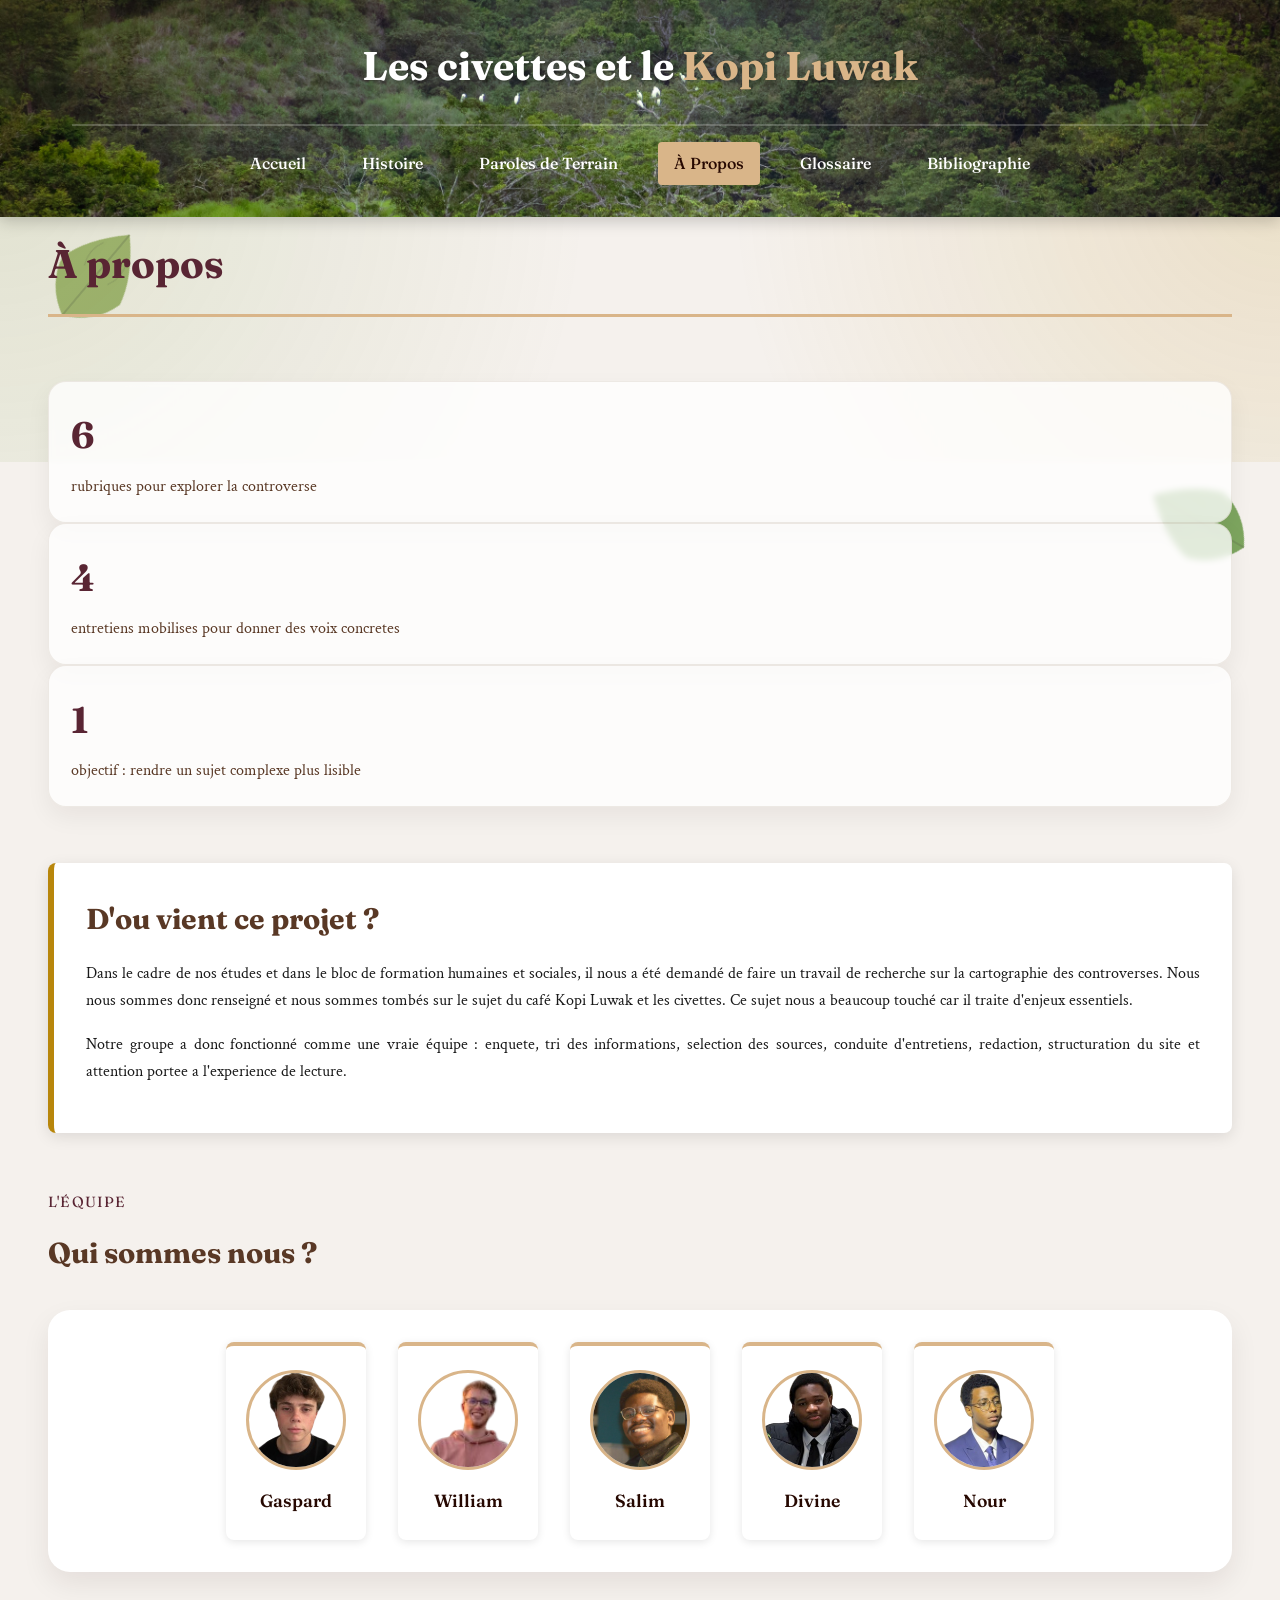
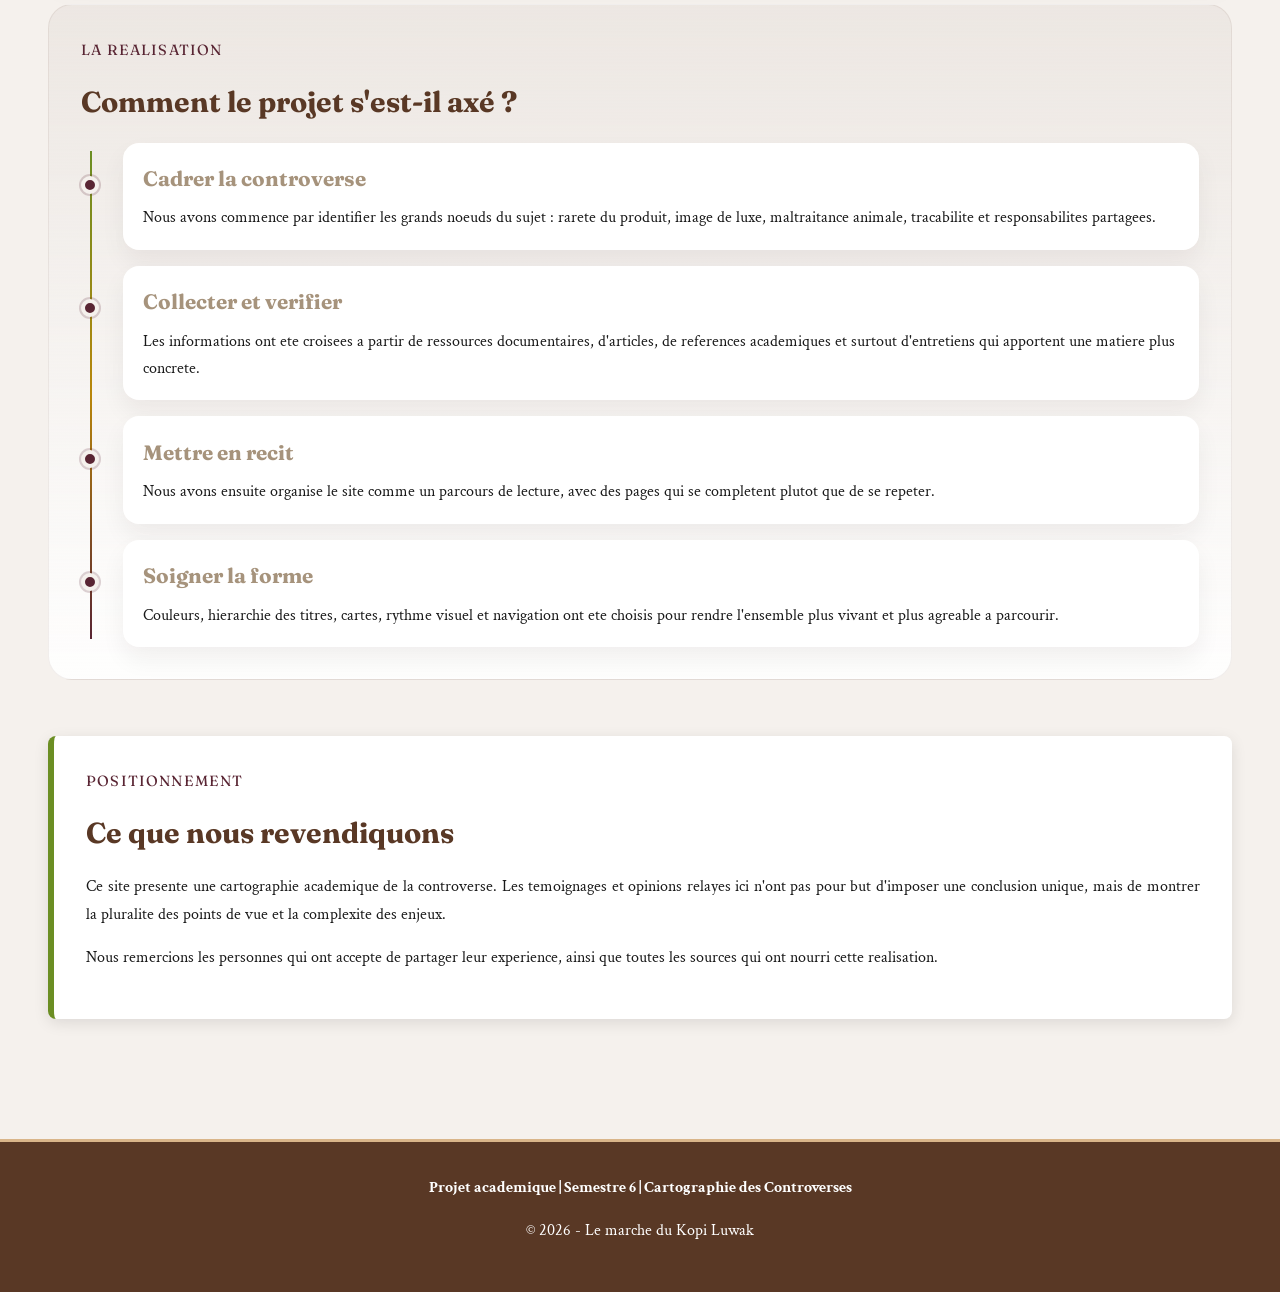
<file: src/apropos.html>
<!DOCTYPE html>
<html lang="fr">
<head>
    <meta charset="UTF-8">
    <meta name="viewport" content="width=device-width, initial-scale=1.0">
    <title>&Agrave; Propos - Kopi Luwak</title>
    <link rel="icon" type="image/png" href="/img/favicon.png">
    <link href="https://fonts.googleapis.com/css2?family=Fraunces:wght@400;600;700&family=Crimson+Text:wght@400;600&display=swap" rel="stylesheet">
    <link rel="stylesheet" href="style.css">
    <link rel="stylesheet" href="apropos.css">
    <script src="script.js" defer></script>
</head>
<body>
    <header>
        <div class="header-container">
            <div class="logo-section">
                <div class="logo">Les civettes et le<span> Kopi Luwak</span></div>
            </div>
            <nav>
                <a href="../index.html" class="nav-link">Accueil</a>
                <a href="histoire.html" class="nav-link">Histoire</a>
                <a href="paroles.html" class="nav-link">Paroles de Terrain</a>
                <a href="apropos.html" class="nav-link active">&Agrave; Propos</a>
                <a href="glossaire.html" class="nav-link">Glossaire</a>
                <a href="bibliographie.html" class="nav-link">Bibliographie</a>
            </nav>
        </div>
    </header>

    <div class="leaf-decoration leaf-left"></div>
    <div class="leaf-decoration leaf-right"></div>

    <div class="container about-page">

        <h1>À propos</h1>
        <section class="about-stats">
            <article class="about-stat">
                <strong>6</strong>
                <span>rubriques pour explorer la controverse</span>
            </article>
            <article class="about-stat">
                <strong>4</strong>
                <span>entretiens mobilises pour donner des voix concretes</span>
            </article>
            <article class="about-stat">
                <strong>1</strong>
                <span>objectif : rendre un sujet complexe plus lisible</span>
            </article>
        </section>

        <section class="card about-story">
            <div class="section-heading">
                <h2>D'ou vient ce projet ?</h2>
            </div>
            <p>
                Dans le cadre de nos études et dans le bloc de formation humaines et sociales, il nous a été demandé de faire un travail de recherche sur la cartographie des controverses.
                Nous nous sommes donc renseigné et nous sommes tombés sur le sujet du café Kopi Luwak et les civettes. Ce sujet nous a beaucoup touché car il traite d'enjeux essentiels.
            </p>
            <p>
                Notre groupe a donc fonctionné comme une vraie équipe : enquete, tri des informations, selection des
                sources, conduite d'entretiens, redaction, structuration du site et attention portee a l'experience de lecture.
            </p>
        </section>

        <section class="about-team">
            <div class="section-heading">
                <span class="section-tag">L'équipe</span>
                <h2>Qui sommes nous ?</h2>
            </div>
            
            <div class="team-grid">
                <figure class="team-member">
                    <img src="img/gaspard.png" alt="Gaspard">
                    <figcaption>Gaspard</figcaption>
                </figure>

                <figure class="team-member">
                    <img src="img/william.png" alt="William">
                    <figcaption>William</figcaption>
                </figure>

                <figure class="team-member">
                    <img src="img/salim.png" alt="Salim">
                    <figcaption>Salim</figcaption>
                </figure>

                <figure class="team-member">
                    <img src="img/divine.png" alt="Divine">
                    <figcaption>Divine</figcaption>
                </figure>

                <figure class="team-member">
                    <img src="img/nour.png" alt="Nour">
                    <figcaption>Nour</figcaption>
                </figure>
            </div>
        </section>

        <section class="about-process">
            <div class="section-heading">
                <span class="section-tag">La realisation</span>
                <h2>Comment le projet s'est-il axé ?</h2>
            </div>

            <div class="about-timeline">
                <article class="timeline-step">
                    <div class="timeline-dot"></div>
                    <div class="timeline-content">
                        <h3>Cadrer la controverse</h3>
                        <p>
                            Nous avons commence par identifier les grands noeuds du sujet : rarete du produit, image de luxe,
                            maltraitance animale, tracabilite et responsabilites partagees.
                        </p>
                    </div>
                </article>

                <article class="timeline-step">
                    <div class="timeline-dot"></div>
                    <div class="timeline-content">
                        <h3>Collecter et verifier</h3>
                        <p>
                            Les informations ont ete croisees a partir de ressources documentaires, d'articles, de references
                            academiques et surtout d'entretiens qui apportent une matiere plus concrete.
                        </p>
                    </div>
                </article>

                <article class="timeline-step">
                    <div class="timeline-dot"></div>
                    <div class="timeline-content">
                        <h3>Mettre en recit</h3>
                        <p>
                            Nous avons ensuite organise le site comme un parcours de lecture, avec des pages qui se completent
                            plutot que de se repeter.
                        </p>
                    </div>
                </article>

                <article class="timeline-step">
                    <div class="timeline-dot"></div>
                    <div class="timeline-content">
                        <h3>Soigner la forme</h3>
                        <p>
                            Couleurs, hierarchie des titres, cartes, rythme visuel et navigation ont ete choisis pour rendre
                            l'ensemble plus vivant et plus agreable a parcourir.
                        </p>
                    </div>
                </article>
            </div>
        </section>

        <section class="about-closing">
            <div class="card closing-card">
                <div class="section-heading">
                    <span class="section-tag">Positionnement</span>
                    <h2>Ce que nous revendiquons</h2>
                </div>
                <p>
                    Ce site presente une cartographie academique de la controverse. Les temoignages et opinions relayes ici
                    n'ont pas pour but d'imposer une conclusion unique, mais de montrer la pluralite des points de vue et
                    la complexite des enjeux.
                </p>
                <p>
                    Nous remercions les personnes qui ont accepte de partager leur experience, ainsi que toutes les sources
                    qui ont nourri cette realisation.
                </p>
            </div>
        </section>
    </div>

    <footer>
        <p><strong>Projet academique | Semestre 6 | Cartographie des Controverses</strong></p>
        <p>&copy; 2026 - Le marche du Kopi Luwak</p>
    </footer>
</body>
</html>
</file>
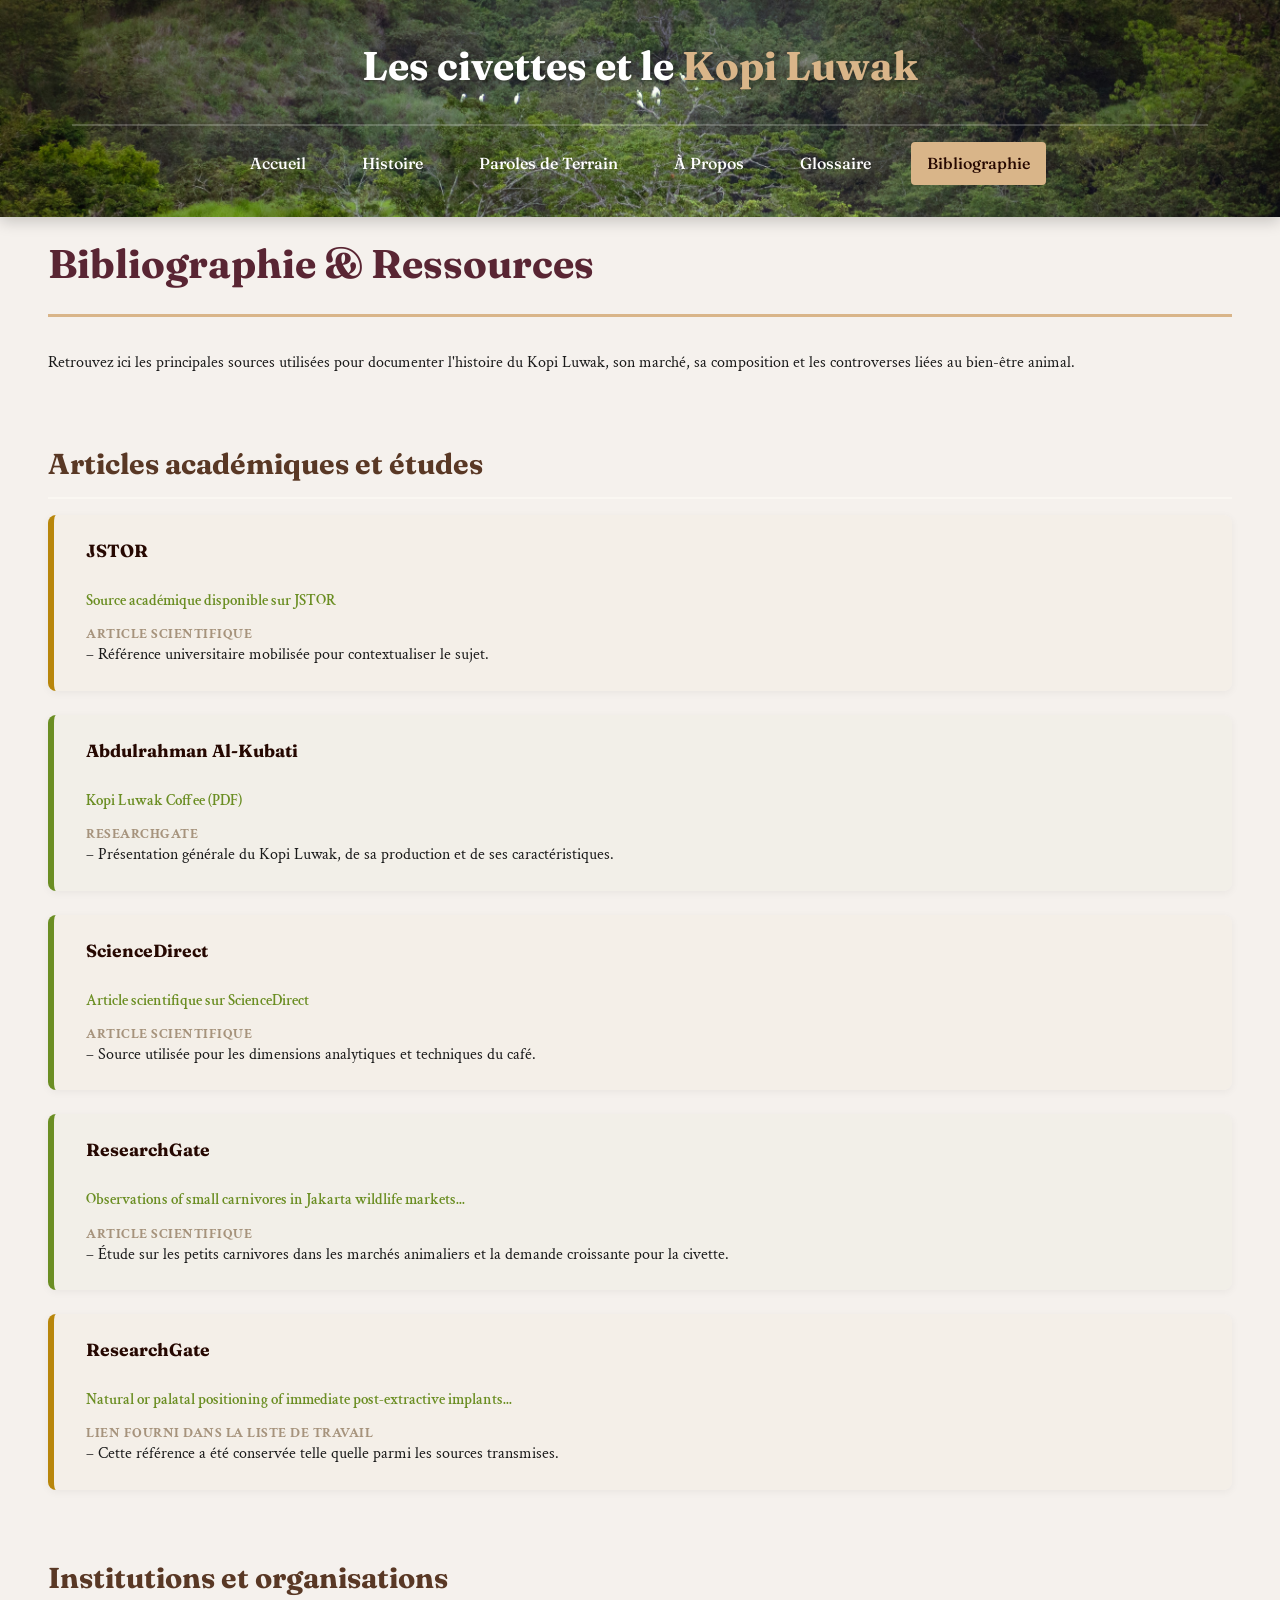
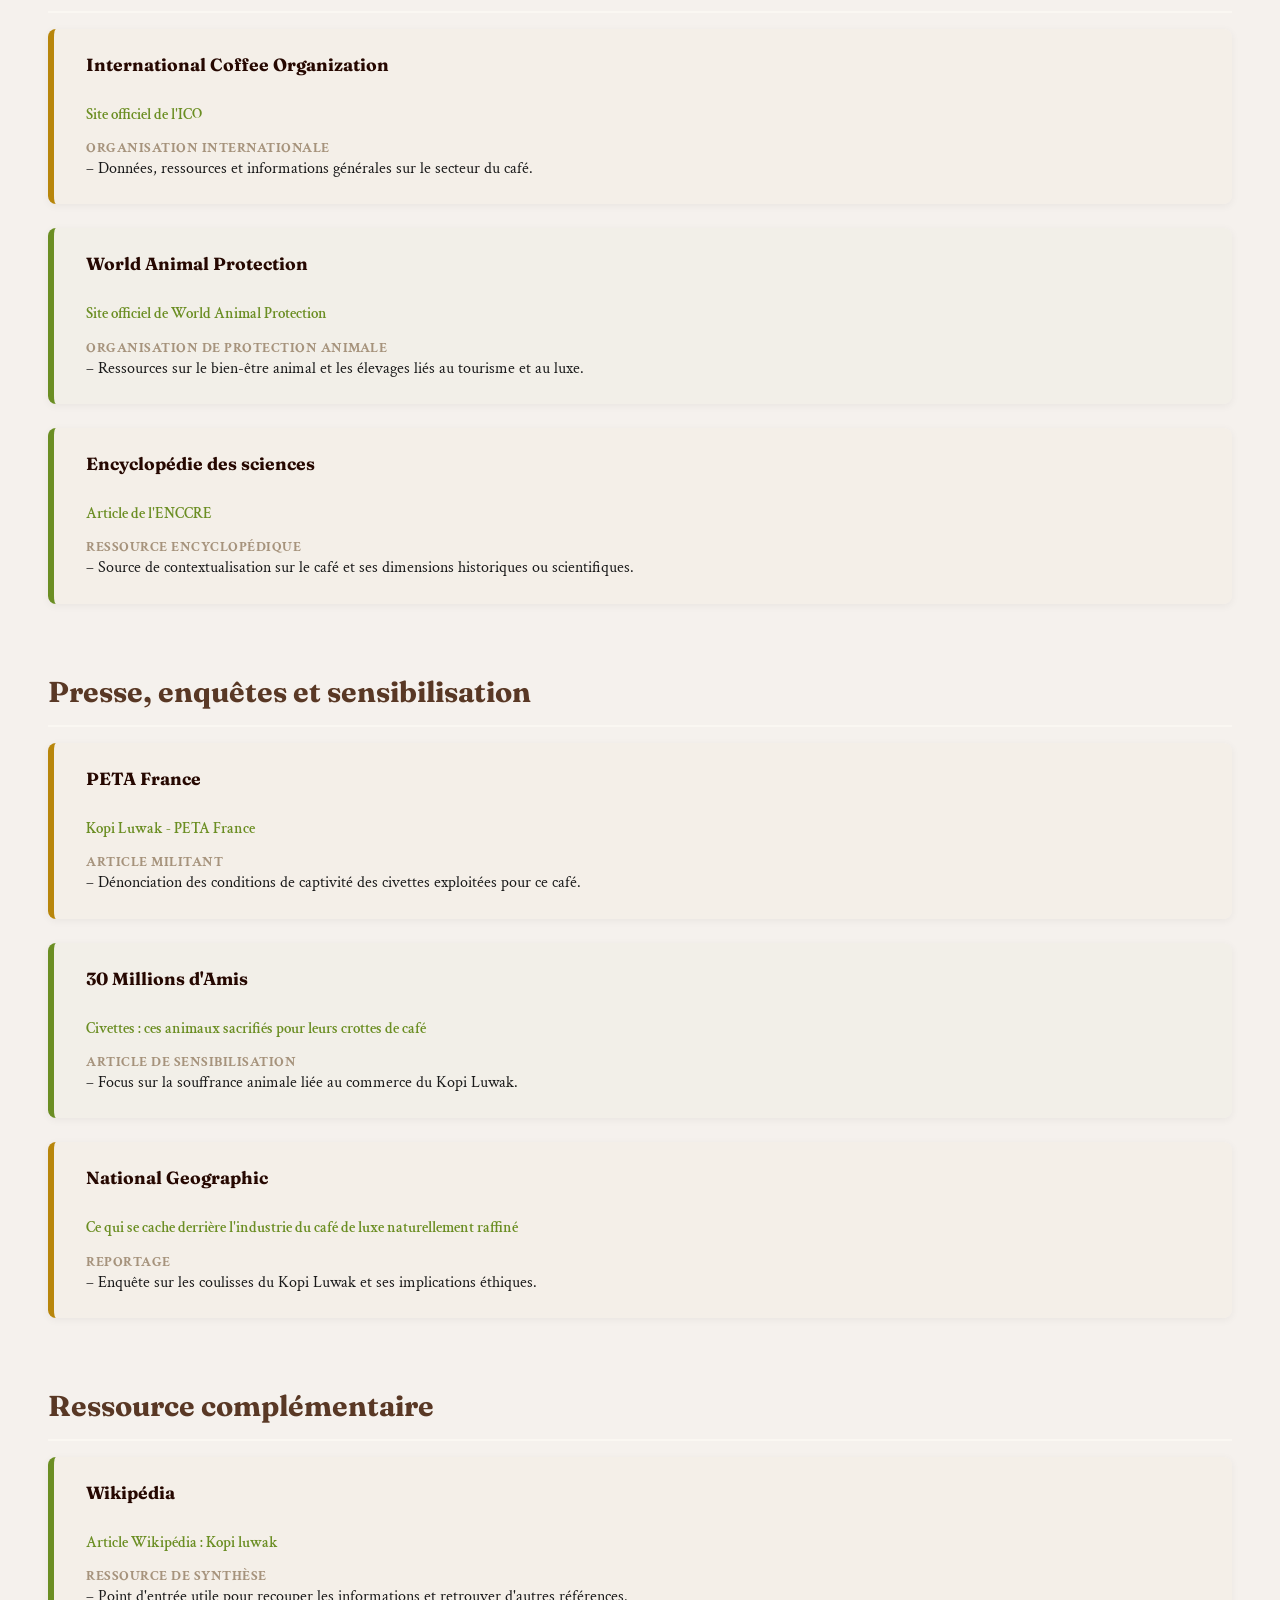
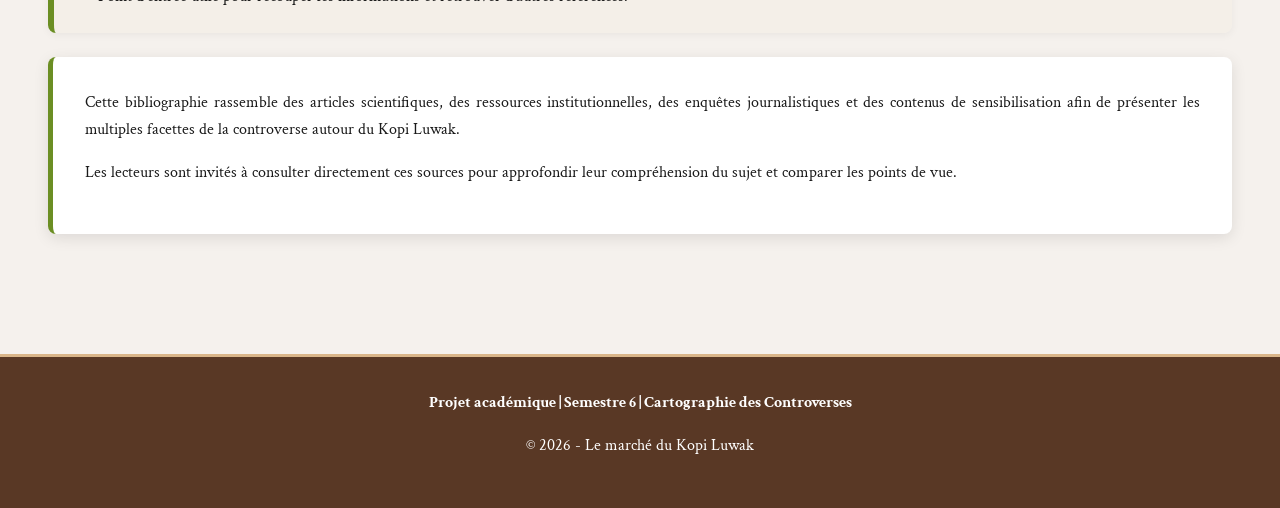
<file: src/bibliographie.html>
<!DOCTYPE html>
<html lang="fr">

<head>
    <meta charset="UTF-8">
    <meta name="viewport" content="width=device-width, initial-scale=1.0">
    <title>Bibliographie - Kopi Luwak</title>

    <link rel="icon" type="image/png" href="/img/favicon.png">
    <link href="https://fonts.googleapis.com/css2?family=Fraunces:wght@400;600;700&family=Crimson+Text:wght@400;600&display=swap" rel="stylesheet">
    <link rel="stylesheet" href="style.css">
    <link rel="stylesheet" href="bibliographie.css">
    <script src="script.js" defer></script>
</head>

<body>
    <header>
        <div class="header-container">
            <div class="logo-section">
                <div class="logo">Les civettes et le<span> Kopi Luwak</span></div>
            </div>
            <nav>
                <a href="../index.html" class="nav-link">Accueil</a>
                <a href="histoire.html" class="nav-link">Histoire</a>
                <a href="paroles.html" class="nav-link">Paroles de Terrain</a>
                <a href="apropos.html" class="nav-link">À Propos</a>
                <a href="glossaire.html" class="nav-link">Glossaire</a>
                <a href="bibliographie.html" class="nav-link active">Bibliographie</a>
            </nav>
        </div>
    </header>

    <div class="container">
        <h1>Bibliographie & Ressources</h1>
        <p>Retrouvez ici les principales sources utilisées pour documenter l'histoire du Kopi Luwak, son marché, sa composition et les controverses liées au bien-être animal.</p>

        <h2>Articles académiques et études</h2>

        <div class="bibliography-item">
            <strong>JSTOR</strong><br>
            <a href="https://www.jstor.org/stable/1879431" target="_blank" rel="noopener noreferrer">Source académique disponible sur JSTOR</a><br>
            <em>Article scientifique</em> – Référence universitaire mobilisée pour contextualiser le sujet.
        </div>

        <div class="bibliography-item">
            <strong>Abdulrahman Al-Kubati</strong><br>
            <a href="https://www.researchgate.net/profile/Abdulrahman-Al-Kubati/publication/366697821_Kopi_Luwak_Coffee/links/63af1842c3c99660ebb73d79/Kopi-Luwak-Coffee.pdf" target="_blank" rel="noopener noreferrer">Kopi Luwak Coffee (PDF)</a><br>
            <em>ResearchGate</em> – Présentation générale du Kopi Luwak, de sa production et de ses caractéristiques.
        </div>

        <div class="bibliography-item">
            <strong>ScienceDirect</strong><br>
            <a href="https://www.sciencedirect.com/science/article/pii/S0963996904001309?via%3Dihub" target="_blank" rel="noopener noreferrer">Article scientifique sur ScienceDirect</a><br>
            <em>Article scientifique</em> – Source utilisée pour les dimensions analytiques et techniques du café.
        </div>

        <div class="bibliography-item">
            <strong>ResearchGate</strong><br>
            <a href="https://www.researchgate.net/publication/[base64]" target="_blank" rel="noopener noreferrer">Observations of small carnivores in Jakarta wildlife markets...</a><br>
            <em>Article scientifique</em> – Étude sur les petits carnivores dans les marchés animaliers et la demande croissante pour la civette.
        </div>

        <div class="bibliography-item">
            <strong>ResearchGate</strong><br>
            <a href="https://www.researchgate.net/publication/333145952_Natural_or_palatal_positioning_of_immediate_post-extractive_implants_in_the_aesthetic_zone_Three-year_results_of_a_multicentre_randomised_controlled_trial" target="_blank" rel="noopener noreferrer">Natural or palatal positioning of immediate post-extractive implants...</a><br>
            <em>Lien fourni dans la liste de travail</em> – Cette référence a été conservée telle quelle parmi les sources transmises.
        </div>

        <h2>Institutions et organisations</h2>

        <div class="bibliography-item">
            <strong>International Coffee Organization</strong><br>
            <a href="https://ico.org/" target="_blank" rel="noopener noreferrer">Site officiel de l'ICO</a><br>
            <em>Organisation internationale</em> – Données, ressources et informations générales sur le secteur du café.
        </div>

        <div class="bibliography-item">
            <strong>World Animal Protection</strong><br>
            <a href="https://www.worldanimalprotection.org/" target="_blank" rel="noopener noreferrer">Site officiel de World Animal Protection</a><br>
            <em>Organisation de protection animale</em> – Ressources sur le bien-être animal et les élevages liés au tourisme et au luxe.
        </div>

        <div class="bibliography-item">
            <strong>Encyclopédie des sciences</strong><br>
            <a href="https://enccre.academie-sciences.fr/encyclopedie/article/v3-1043-0/" target="_blank" rel="noopener noreferrer">Article de l'ENCCRE</a><br>
            <em>Ressource encyclopédique</em> – Source de contextualisation sur le café et ses dimensions historiques ou scientifiques.
        </div>

        <h2>Presse, enquêtes et sensibilisation</h2>

        <div class="bibliography-item">
            <strong>PETA France</strong><br>
            <a href="https://www.petafrance.com/agir/kopi-luwak/" target="_blank" rel="noopener noreferrer">Kopi Luwak - PETA France</a><br>
            <em>Article militant</em> – Dénonciation des conditions de captivité des civettes exploitées pour ce café.
        </div>

        <div class="bibliography-item">
            <strong>30 Millions d'Amis</strong><br>
            <a href="https://www.30millionsdamis.fr/actualites/article/10778-civettes-ces-animaux-sacrifies-pour-leurs-crottes-de-cafe/" target="_blank" rel="noopener noreferrer">Civettes : ces animaux sacrifiés pour leurs crottes de café</a><br>
            <em>Article de sensibilisation</em> – Focus sur la souffrance animale liée au commerce du Kopi Luwak.
        </div>

        <div class="bibliography-item">
            <strong>National Geographic</strong><br>
            <a href="https://www.nationalgeographic.fr/animaux/reportage-enquete-bien-etre-animal-voici-ce-qui-se-cache-derriere-industrie-du-cafe-de-luxe-naturellement-raffine" target="_blank" rel="noopener noreferrer">Ce qui se cache derrière l'industrie du café de luxe naturellement raffiné</a><br>
            <em>Reportage</em> – Enquête sur les coulisses du Kopi Luwak et ses implications éthiques.
        </div>

        <h2>Ressource complémentaire</h2>

        <div class="bibliography-item">
            <strong>Wikipédia</strong><br>
            <a href="https://fr.wikipedia.org/wiki/Kopi_luwak" target="_blank" rel="noopener noreferrer">Article Wikipédia : Kopi luwak</a><br>
            <em>Ressource de synthèse</em> – Point d'entrée utile pour recouper les informations et retrouver d'autres références.
        </div>

        <div class="card">
            <p>Cette bibliographie rassemble des articles scientifiques, des ressources institutionnelles, des enquêtes journalistiques et des contenus de sensibilisation afin de présenter les multiples facettes de la controverse autour du Kopi Luwak.</p>
            <p>Les lecteurs sont invités à consulter directement ces sources pour approfondir leur compréhension du sujet et comparer les points de vue.</p>
        </div>
    </div>

    <footer>
        <p><strong>Projet académique | Semestre 6 | Cartographie des Controverses</strong></p>
        <p>© 2026 - Le marché du Kopi Luwak</p>
    </footer>
</body>

</html>
</file>
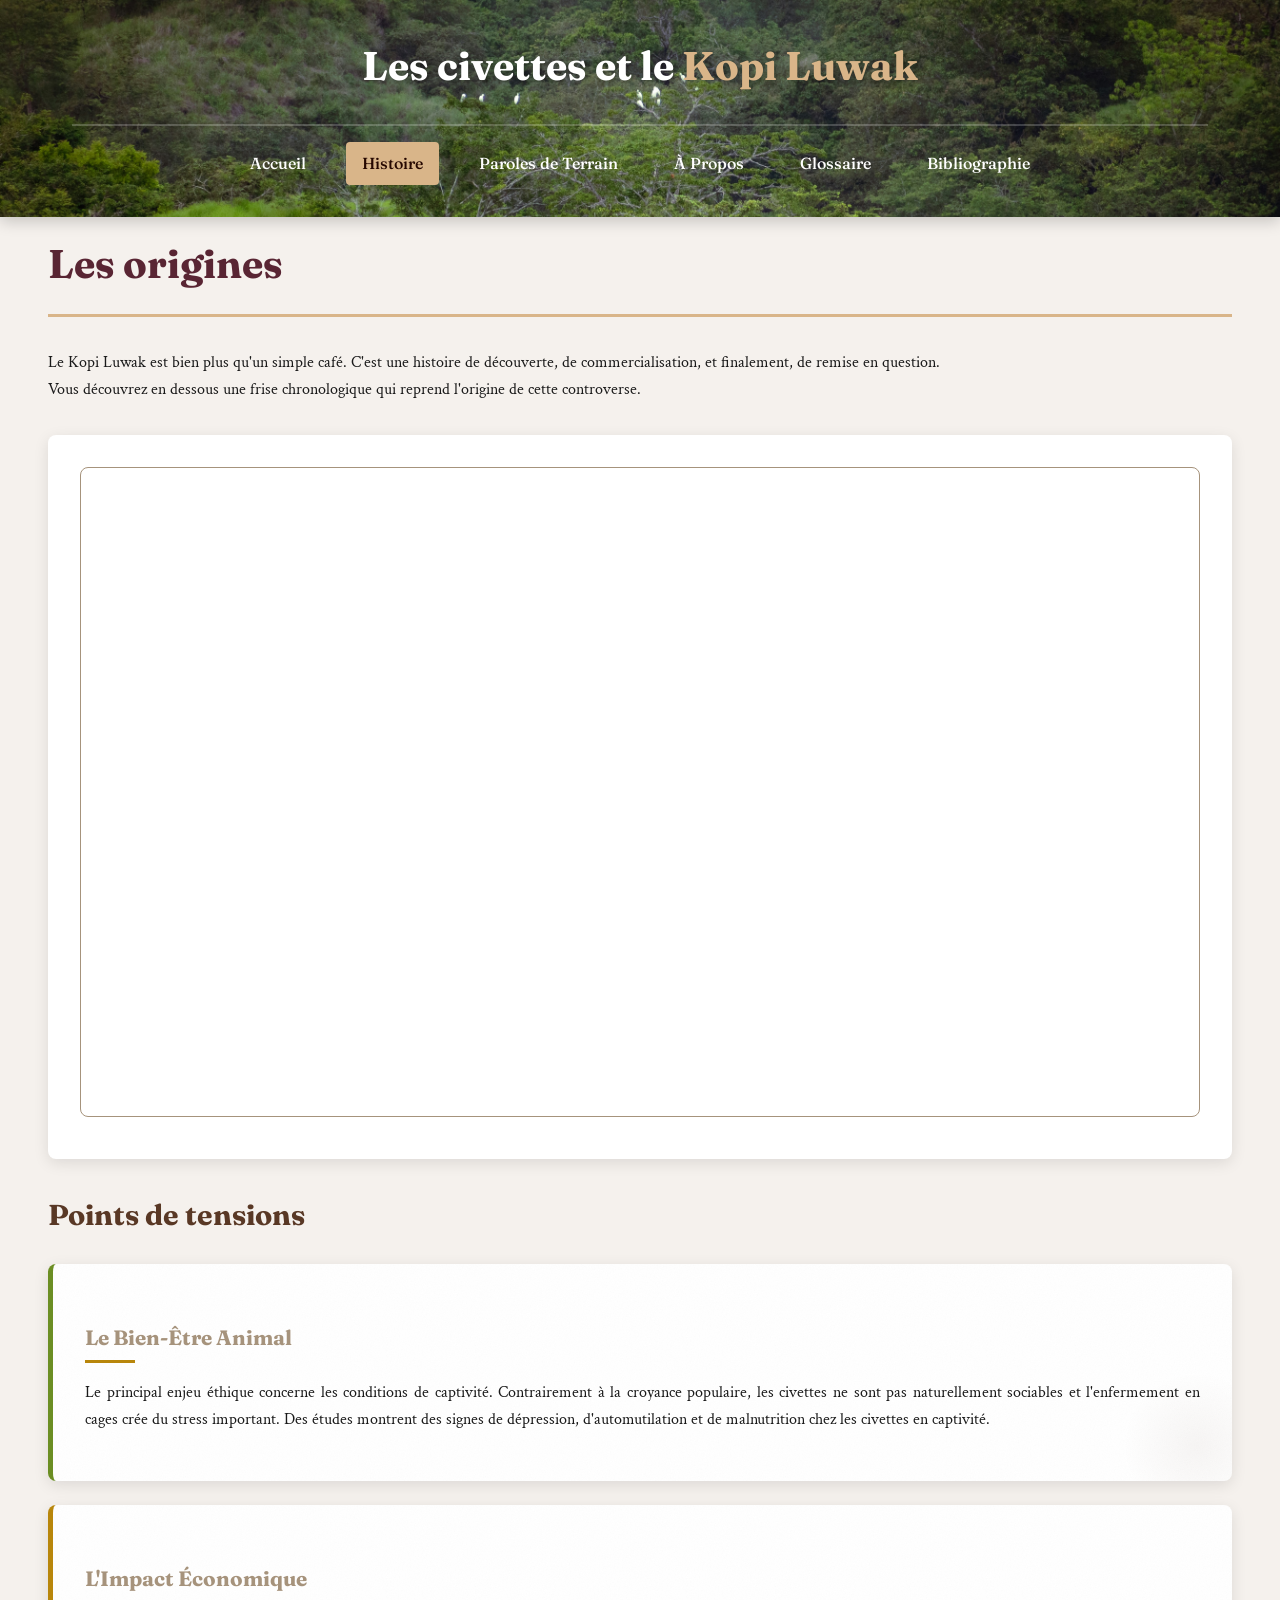
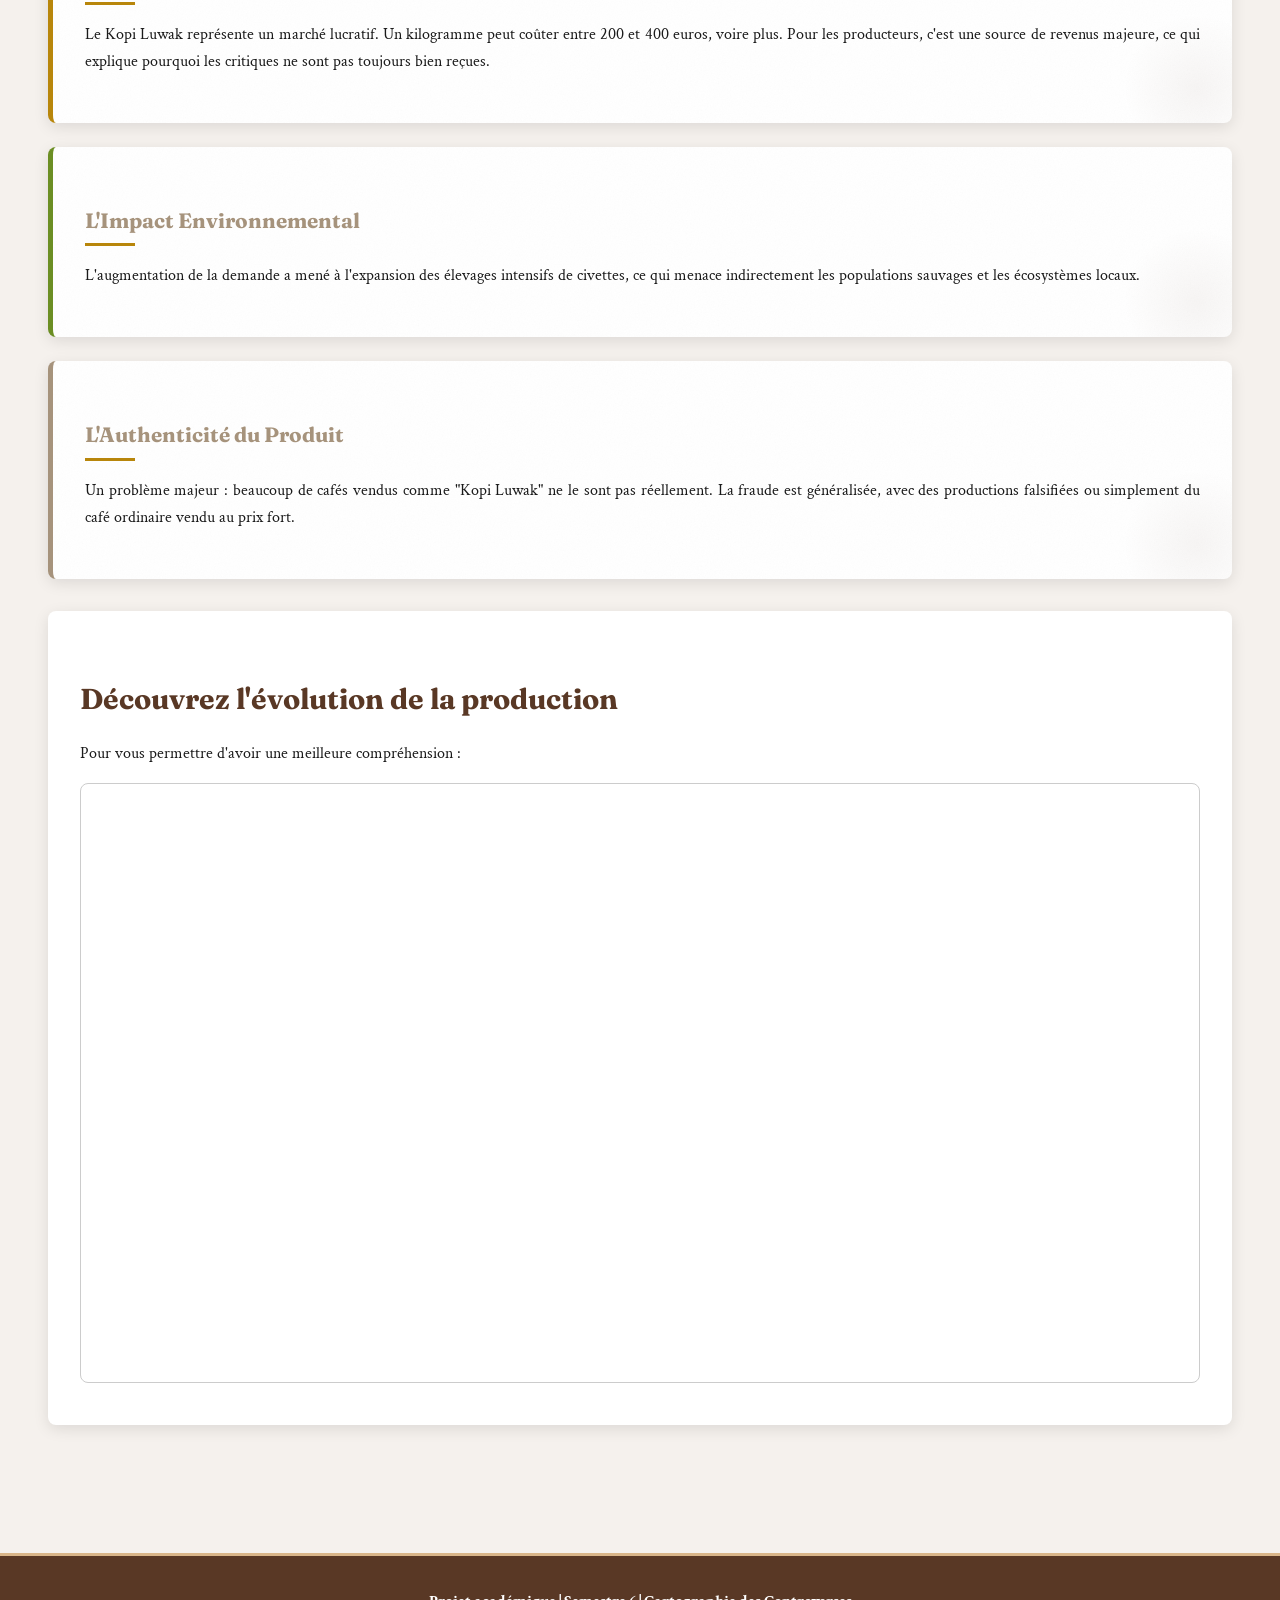
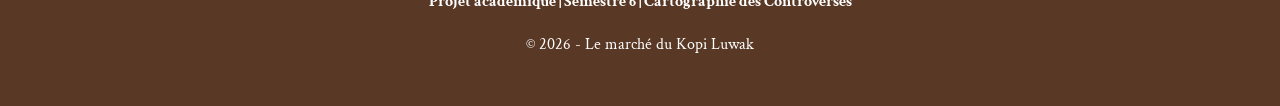
<file: src/histoire.html>
<!DOCTYPE html>
<html lang="fr">

<head>
    <meta charset="UTF-8">
    <meta name="viewport" content="width=device-width, initial-scale=1.0">
    <title>Histoire - Kopi Luwak</title>

    <!--Image d'icone du site-->
    <link rel="icon" type="image/png" href="/img/favicon.png">

    <link href="https://fonts.googleapis.com/css2?family=Fraunces:wght@400;600;700&family=Crimson+Text:wght@400;600&display=swap" rel="stylesheet">
    <link rel="stylesheet" href="style.css">
    <link rel="stylesheet" href="histoire.css">
    <script src="script.js" defer></script>
</head>

<body>

    <!--Header-->
    <header>
        <div class="header-container">
            <div class="logo-section">
                <div class="logo">Les civettes et le<span> Kopi Luwak</span></div>
            </div>
            <nav>
                <a href="../index.html" class="nav-link">Accueil</a>
                <a href="histoire.html" class="nav-link active">Histoire</a>
                <a href="paroles.html" class="nav-link">Paroles de Terrain</a>
                <a href="apropos.html" class="nav-link">À Propos</a>
                <a href="glossaire.html" class="nav-link">Glossaire</a>
                <a href="bibliographie.html" class="nav-link">Bibliographie</a>
            </nav>
        </div>
    </header>

    <!--Container Global-->
    <div class="container">
        <!--Lien KnightTimeLine-->
        <h1 class="page-title">Les origines</h1>

        <p>Le Kopi Luwak est bien plus qu'un simple café. C'est une histoire de découverte, de commercialisation, et finalement, de remise en question.
            <br>
            Vous découvrez en dessous une frise chronologique qui reprend l'origine de cette controverse.
        </p>

        <div class="timeline-section">          
            <iframe src='https://cdn.knightlab.com/libs/timeline3/latest/embed/index.html?source=v2%3A2PACX-1vRkTPm30AHFxhZ4Xuj2phFjazDSbf6TzP4JQl3SA2MjEEMTA2ClLbrQ1_z6v80I3kItUMlHTwDh5Ltz&font=Default&lang=en&initial_zoom=2&width=100%25&height=650' width='100%' height='650' webkitallowfullscreen mozallowfullscreen allowfullscreen frameborder='0'></iframe>
        </div>


        <!--Les Enjeux Centraux-->
        <h2>Points de tensions</h2>

        <div class="card">
            <h3>Le Bien-Être Animal</h3>
            <p>Le principal enjeu éthique concerne les conditions de captivité. Contrairement à la croyance populaire, les civettes ne sont pas naturellement sociables et l'enfermement en cages crée du stress important. Des études montrent des signes de dépression, d'automutilation et de malnutrition chez les civettes en captivité.</p>
        </div>

        <div class="card">
            <h3>L'Impact Économique</h3>
            <p>Le Kopi Luwak représente un marché lucratif. Un kilogramme peut coûter entre 200 et 400 euros, voire plus. Pour les producteurs, c'est une source de revenus majeure, ce qui explique pourquoi les critiques ne sont pas toujours bien reçues.</p>
        </div>

        <div class="card">
            <h3>L'Impact Environnemental</h3>
            <p>L'augmentation de la demande a mené à l'expansion des élevages intensifs de civettes, ce qui menace indirectement les populations sauvages et les écosystèmes locaux.</p>
        </div>

        <div class="card">
            <h3>L'Authenticité du Produit</h3>
            <p>Un problème majeur : beaucoup de cafés vendus comme "Kopi Luwak" ne le sont pas réellement. La fraude est généralisée, avec des productions falsifiées ou simplement du café ordinaire vendu au prix fort.</p>
        </div>

        <!--Carte-->
        <div class="map-container" id="map">
            <h2>Découvrez l'évolution de la production</h2>
            <p>Pour vous permettre d'avoir une meilleure compréhension :</p>
            <iframe 
                src="https://uploads.knightlab.com/storymapjs/1c84c1ecab2465bde243c0a6c28491dd/evolution-de-la-production/index.html" 
                width="100%" 
                height="600px" 
                frameborder="0" 
                style="border: 1px solid #ccc; border-radius: 8px;">
            </iframe>
        </div>

    </div>


    <!--Footer-->
    <footer>
        <p><strong>Projet académique | Semestre 6 | Cartographie des Controverses</strong></p>
        <p>© 2026 - Le marché du Kopi Luwak</p>
    </footer>


</body>
</html>
</file>
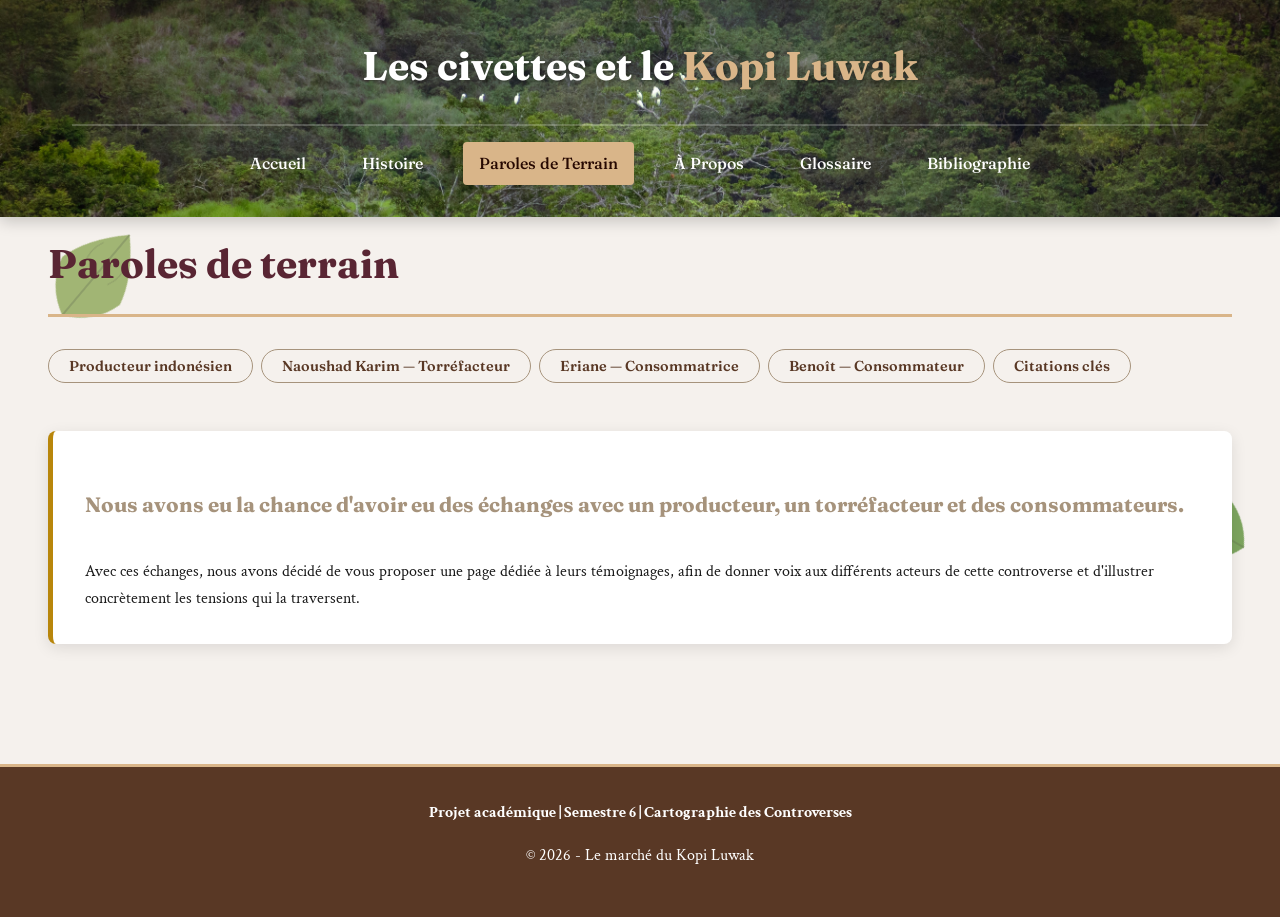
<file: src/paroles.html>
<!DOCTYPE html>
<html lang="fr">

<head>
    <meta charset="UTF-8">
    <meta name="viewport" content="width=device-width, initial-scale=1.0">
    <title>Paroles de Terrain - Kopi Luwak</title>

    <!--Image d'icone du site-->
    <link rel="icon" type="image/png" href="/img/favicon.png">

    <link href="https://fonts.googleapis.com/css2?family=Fraunces:wght@400;600;700&family=Crimson+Text:wght@400;600&display=swap"rel="stylesheet">    
    <link rel="stylesheet" href="style.css">
    <link rel="stylesheet" href="paroles.css">
    <script src="script.js" defer></script>
    <script src="paroles.js" defer></script>
</head>

<body>

    <!-- Feuilles décoratives -->
    <div class="leaf-decoration leaf-left"></div>
    <div class="leaf-decoration leaf-right"></div>

    <!-- Header -->
    <header>
        <div class="header-container">
            <div class="logo-section">
                <div class="logo">Les civettes et le<span> Kopi Luwak</span></div>
            </div>
            <nav>
                <a href="../index.html" class="nav-link">Accueil</a>
                <a href="histoire.html" class="nav-link">Histoire</a>
                <a href="paroles.html" class="nav-link active">Paroles de Terrain</a>
                <a href="apropos.html" class="nav-link">À Propos</a>
                <a href="glossaire.html" class="nav-link">Glossaire</a>
                <a href="bibliographie.html" class="nav-link">Bibliographie</a>
            </nav>
        </div>
    </header>

    <!-- Container principal -->
    <div class="container">

        <h1>Paroles de terrain</h1>

        <!-- Onglets -->
        <div class="paroles-tabs">
            <button class="paroles-tab" onclick="showParolesSection('producteur', this)">Producteur indonésien</button>
            <button class="paroles-tab" onclick="showParolesSection('torrefacteur', this)">Naoushad Karim — Torréfacteur</button>
            <button class="paroles-tab" onclick="showParolesSection('consommatrice', this)">Eriane — Consommatrice</button>
            <button class="paroles-tab" onclick="showParolesSection('benoit', this)">Benoît — Consommateur</button>
            <button class="paroles-tab" onclick="showParolesSection('citations', this)">Citations clés</button>
        </div>


        <div class="card">
            <h3>Nous avons eu la chance d'avoir eu des échanges avec un producteur, un torréfacteur et des consommateurs.</h3> <br> Avec ces échanges, nous avons décidé de vous proposer une page dédiée à leurs témoignages, afin de donner voix aux différents acteurs de cette controverse et d'illustrer concrètement les tensions qui la traversent.
            <br>
        </div>

        <!-- ===== SECTION : CITATIONS ===== -->
        <div class="paroles-section" id="psec-citations">

            <div class="paroles-section-title">Extraits marquants de nos interviews</div>

            <div class="paroles-quote-card">
                <span class="paroles-quote-mark">&ldquo;</span>
                <p class="paroles-quote-text">Le Kopi Luwak authentique, issu de la nature, ne représente qu'une infime fraction du marché. C'est précisément cet écart qui a conduit à la généralisation de l'élevage intensif : c'est le seul moyen de produire les volumes exigés par les distributeurs internationaux.</p>
                <div class="paroles-quote-meta">
                    <div class="paroles-avatar av-farmer">PI</div>
                    <div>
                        <div class="paroles-meta-name">Producteur indonésien (anonyme)</div>
                        <div class="paroles-meta-role">Filière Kopi Luwak, Indonésie</div>
                    </div>
                    <span class="paroles-tag tag-economic">Économique</span>
                </div>
            </div>

            <div class="paroles-quote-card">
                <span class="paroles-quote-mark">&ldquo;</span>
                <p class="paroles-quote-text">J'ai jamais voulu travailler du café Kopi Luwak à cause de la maltraitance des civettes. Depuis fin 2025, j'ai trouvé une ferme en Indonésie qui garantit par écrit que les civettes sont en liberté avec une garantie de l'État indonésien.</p>
                <div class="paroles-quote-meta">
                    <div class="paroles-avatar av-expert">NK</div>
                    <div>
                        <div class="paroles-meta-name">Naoushad Karim</div>
                        <div class="paroles-meta-role">Torréfacteur — Lille, France</div>
                    </div>
                    <span class="paroles-tag tag-welfare">Bien-être animal</span>
                </div>
            </div>

            <div class="paroles-quote-card">
                <span class="paroles-quote-mark">&ldquo;</span>
                <p class="paroles-quote-text">Ce n'est pas forcément la qualité, c'est vraiment la rareté qui fait le prix. Ça ne doit pas être un café à petit prix parce que ça voudrait dire que les ouvriers agricoles ne sont pas payés correctement.</p>
                <div class="paroles-quote-meta">
                    <div class="paroles-avatar av-expert">NK</div>
                    <div>
                        <div class="paroles-meta-name">Naoushad Karim</div>
                        <div class="paroles-meta-role">Torréfacteur — Lille, France</div>
                    </div>
                    <span class="paroles-tag tag-market">Marché</span>
                </div>
            </div>

            <div class="paroles-quote-card">
                <span class="paroles-quote-mark">&ldquo;</span>
                <p class="paroles-quote-text">Ils montrent ce qu'ils veulent montrer aux visiteurs ce n'est pas forcément ce qui se passe dans la réalité. Maintenant que je sais la souffrance animale que ça a engendré, je n'en parlerais plus avec autant d'engouement.</p>
                <div class="paroles-quote-meta">
                    <div class="paroles-avatar av-consumer">EV</div>
                    <div>
                        <div class="paroles-meta-name">Eriane</div>
                        <div class="paroles-meta-role">Consommatrice — a goûté le café à 14 ans, en voyage</div>
                    </div>
                    <span class="paroles-tag tag-welfare">Bien-être animal</span>
                </div>
            </div>

            <div class="paroles-quote-card">
                <span class="paroles-quote-mark">&ldquo;</span>
                <p class="paroles-quote-text">C'est un cercle vicieux. S'il n'y avait pas de production, il n'y aurait pas de consommateur mais s'il n'y avait pas de consommateur, ils continueraient encore à produire puisqu'il y aura toujours un client. Rejeter la faute sur l'un ou sur l'autre, c'est un peu facile.</p>
                <div class="paroles-quote-meta">
                    <div class="paroles-avatar av-consumer">EV</div>
                    <div>
                        <div class="paroles-meta-name">Eriane</div>
                        <div class="paroles-meta-role">Consommatrice</div>
                    </div>
                    <span class="paroles-tag tag-market">Marché</span>
                </div>
            </div>

            <div class="paroles-quote-card">
                <span class="paroles-quote-mark">&ldquo;</span>
                <p class="paroles-quote-text">Même sur la production que j'ai visitée, qui prônait le respect de la vie animale, j'ai vu des civettes en cage individuelle qui avaient l'air très malheureuses.</p>
                <div class="paroles-quote-meta">
                    <div class="paroles-avatar av-consumer">BB</div>
                    <div>
                        <div class="paroles-meta-name">Benoît</div>
                        <div class="paroles-meta-role">Consommateur</div>
                    </div>
                    <span class="paroles-tag tag-welfare">Bien-être animal</span>
                </div>
            </div>

            <div class="paroles-quote-card">
                <span class="paroles-quote-mark">&ldquo;</span>
                <p class="paroles-quote-text">Si on n'a pas la connaissance de la provenance du café, à titre personnel je préférerais ne pas en consommer c'est-à-dire ne pas encourager un mode de production qui ne tient pas compte du respect animal.</p>
                <div class="paroles-quote-meta">
                    <div class="paroles-avatar av-consumer">BB</div>
                    <div>
                        <div class="paroles-meta-name">Benoît</div>
                        <div class="paroles-meta-role">Consommateur</div>
                    </div>
                    <span class="paroles-tag tag-welfare">Bien-être animal</span>
                </div>
            </div>

        </div>

        <!-- ===== SECTION : PRODUCTEUR INDONÉSIEN ===== -->
        <div class="paroles-section" id="psec-producteur">

            <div class="paroles-section-title">Interview — Producteur indonésien (anonyme)</div>

            <div class="paroles-intro-box">
                Cet entretien a été mené par écrit avec un producteur de café indonésien souhaitant garder l'anonymat. Il travaille dans la filière Kopi Luwak et nous apporte un éclairage précieux sur les réalités de la production, de la certification et des enjeux économiques de cette controverse.
            </div>

            <!-- Interview accordéon -->
            <div class="paroles-interview open" id="pint-prod1">
                <div class="paroles-int-header" onclick="toggleParolesInt('pint-prod1')">
                    <div class="paroles-avatar av-farmer" style="width:46px;height:46px;font-size:13px;">PI</div>
                    <div>
                        <div class="paroles-int-name">Rendement quotidien &amp; demande internationale</div>
                        <div class="paroles-int-role">Combien de grains par jour ? Est-ce suffisant ?</div>
                    </div>
                    <span class="paroles-int-toggle">+</span>
                </div>
                <div class="paroles-int-body">
                    <div class="paroles-qa">
                        <div class="paroles-question"><span class="paroles-q-label">Q</span> Combien de grains est-il possible de trouver en un jour ? Est-ce suffisant pour répondre à la demande ?</div>
                        <div class="paroles-answer">Une civette palmiste asiatique en bonne santé consomme généralement entre 200 et 300 grammes de cerises de café par jour, mais après digestion et transformation, cela ne donne qu'environ 50 à 100 grammes de grains de café vert. Si l'on suit des méthodes véritablement traditionnelles, issues de la cueillette sauvage, une personne ne trouverait peut-être que suffisamment d'excréments pour produire 1 à 2 kilogrammes de grains après une journée entière de marche dans la forêt. Non, cela ne suffit absolument pas pour répondre à la demande mondiale. C'est précisément cet « écart » qui a conduit à la généralisation de l'élevage intensif : c'est le seul moyen de produire les volumes exigés par les distributeurs internationaux. Le Kopi Luwak authentique, issu de la nature, ne représente qu'une infime fraction du marché.</div>
                    </div>
                </div>
            </div>

            <div class="paroles-interview" id="pint-prod2">
                <div class="paroles-int-header" onclick="toggleParolesInt('pint-prod2')">
                    <div class="paroles-avatar av-farmer" style="width:46px;height:46px;font-size:13px;">PI</div>
                    <div>
                        <div class="paroles-int-name">Certifications &amp; origine des grains</div>
                        <div class="paroles-int-role">Garanties, labels, et fraudes dans la filière</div>
                    </div>
                    <span class="paroles-int-toggle">+</span>
                </div>
                <div class="paroles-int-body">
                    <div class="paroles-qa">
                        <div class="paroles-question"><span class="paroles-q-label">Q</span> Avez-vous des certifications pour garantir l'origine de vos grains ? Est-ce commun dans votre travail ?</div>
                        <div class="paroles-answer">Dans notre secteur, la « certification » est un sujet complexe. Est-ce courant ? Non. Comme une grande partie de la production se déroule dans des villages reculés, la certification officielle est coûteuse et rare. Nous nous appuyons sur les IG (indications géographiques) et parfois sur les certifications du ministère indonésien de l'Agriculture. Cependant, le label le plus recherché est la certification « Cage-Free » (sans cage) ou « Wild » (sauvage), comme celles auditées par UTZ ou Rainforest Alliance par le passé, mais celles-ci sont très difficiles à maintenir. Malheureusement, la fraude est courante : de nombreux grains vendus sous le nom de Kopi Luwak ne sont que des grains ordinaires mélangés à un faible pourcentage de véritables grains.</div>
                    </div>
                </div>
            </div>

            <div class="paroles-interview" id="pint-prod3">
                <div class="paroles-int-header" onclick="toggleParolesInt('pint-prod3')">
                    <div class="paroles-avatar av-farmer" style="width:46px;height:46px;font-size:13px;">PI</div>
                    <div>
                        <div class="paroles-int-name">Le régime alimentaire de la civette</div>
                        <div class="paroles-int-role">Un mythe courant déconstruit</div>
                    </div>
                    <span class="paroles-int-toggle">+</span>
                </div>
                <div class="paroles-int-body">
                    <div class="paroles-qa">
                        <div class="paroles-question"><span class="paroles-q-label">Q</span> Les civettes ne mangent-elles que des graines de café ?</div>
                        <div class="paroles-answer">Un mythe courant veut qu'elles ne mangent que du café. En réalité, la civette est omnivore. Elle adore les fruits charnus comme la papaye, la banane et l'ananas. Elles se nourrissent également d'insectes, de petits reptiles et même de graines. Si ce café est si bon, c'est parce que la civette sauvage est une véritable connaisseuse. Elle utilise son odorat pour ne sélectionner que les cerises les plus mûres et les plus sucrées. En captivité, elle perd cette capacité de sélection, ce qui explique pourquoi le Kopi Luwak d'élevage a souvent un goût moins raffiné que les grains issus de la nature.</div>
                    </div>
                </div>
            </div>

            <div class="paroles-interview" id="pint-prod4">
                <div class="paroles-int-header" onclick="toggleParolesInt('pint-prod4')">
                    <div class="paroles-avatar av-farmer" style="width:46px;height:46px;font-size:13px;">PI</div>
                    <div>
                        <div class="paroles-int-name">L'écart de prix entre producteur et marché</div>
                        <div class="paroles-int-role">50$ la tasse, mais quelle part pour le cultivateur ?</div>
                    </div>
                    <span class="paroles-int-toggle">+</span>
                </div>
                <div class="paroles-int-body">
                    <div class="paroles-qa">
                        <div class="paroles-question"><span class="paroles-q-label">Q</span> Votre café se vend très cher en Occident. Les producteurs ne reçoivent qu'une petite partie. Qu'est-ce qui justifie cela ?</div>
                        <div class="paroles-answer">C'est vrai, une tasse à Londres ou à Paris peut coûter 50 dollars, alors que l'agriculteur ne touche qu'une fraction de cette somme. La logistique, les taxes à l'exportation, le marketing international et les marges liées à l' « image de marque de luxe » des cafés européens expliquent cet écart. Il y a aussi le coût du nettoyage et des multiples tris manuels pour garantir l'hygiène des grains. C'est frustrant. Nous effectuons le travail difficile du suivi, du nettoyage et de la transformation. Je crois que le commerce direct est la solution : lorsque nous vendons directement aux torréfacteurs, nous conservons une plus grande partie de la valeur et pouvons prouver nos normes éthiques.</div>
                    </div>
                </div>
            </div>

            <div class="paroles-interview" id="pint-prod5">
                <div class="paroles-int-header" onclick="toggleParolesInt('pint-prod5')">
                    <div class="paroles-avatar av-farmer" style="width:46px;height:46px;font-size:13px;">PI</div>
                    <div>
                        <div class="paroles-int-name">Les « cultures » de laboratoire</div>
                        <div class="paroles-int-role">Menace ou solution pour l'avenir de la filière ?</div>
                    </div>
                    <span class="paroles-int-toggle">+</span>
                </div>
                <div class="paroles-int-body">
                    <div class="paroles-qa">
                        <div class="paroles-question"><span class="paroles-q-label">Q</span> Des laboratoires essaient d'imiter les enzymes des civettes pour produire un café sans animaux. Le voyez-vous comme une menace ou une solution ?</div>
                        <div class="paroles-answer">Certaines entreprises utilisent la science de la fermentation pour imiter les enzymes présentes dans l'estomac de la civette. Je vois cela comme une solution pour le marché de masse : si les gens veulent le goût « doux et non amer » du Kopi Luwak sans se soucier du bien-être animal, le café cultivé en laboratoire est excellent. Il évite aux animaux d'être mis en cage. Ce n'est pas une menace pour les producteurs authentiques. Tout comme pour les diamants de laboratoire par rapport aux diamants naturels, il y aura toujours un marché pour le « vrai » produit issu de nos sols volcaniques et de nos forêts. Cela nous oblige simplement à faire preuve de plus de transparence quant à nos origines sauvages.</div>
                    </div>
                </div>
            </div>

        </div>

        <!-- ===== SECTION : TORRÉFACTEUR ===== -->
        <div class="paroles-section" id="psec-torrefacteur">

            <div class="paroles-section-title">Interview — Naoushad Karim, Torréfacteur</div>

            <div class="paroles-intro-box">
                Entretien réalisé le <strong>11 mars 2026</strong> par Salim et Gaspard, Naoushad Karim est torréfacteur à Lille depuis 2002, 4e génération d'une famille du café (son arrière-grand-père était ouvrier agricole dans des plantations, son grand-père exportateur de café vert de Madagascar). Il travaille aujourd'hui avec une trentaine d'origines différentes et commercialise du Kopi Luwak depuis fin 2025.
            </div>

            <div class="paroles-interview open" id="pint-nk1">
                <div class="paroles-int-header" onclick="toggleParolesInt('pint-nk1')">
                    <div class="paroles-avatar av-expert" style="width:46px;height:46px;font-size:13px;">NK</div>
                    <div>
                        <div class="paroles-int-name">Pourquoi proposer du Kopi Luwak maintenant ?</div>
                        <div class="paroles-int-role">Un refus de longue date, puis une ferme de confiance</div>
                    </div>
                    <span class="paroles-int-toggle">+</span>
                </div>
                <div class="paroles-int-body">
                    <div class="paroles-qa">
                        <div class="paroles-question"><span class="paroles-q-label">Q</span> Depuis quand proposez-vous du Kopi Luwak, et pourquoi ne l'aviez-vous pas fait avant ?</div>
                        <div class="paroles-answer">Depuis la fin de l'année dernière, depuis fin 2025. J'ai jamais voulu travailler du café Kopi Luwak parce qu'il y avait beaucoup d'informations sur la maltraitance des civettes et ça ne me plaisait pas en plus du prix qui est assez élevé, mais le prix c'était pas un frein, c'était vraiment cette orientation maltraitance. Pourquoi j'ai commencé depuis fin 2025 ? C'est que j'ai trouvé une ferme en Indonésie qui garantit c'est une garantie écrite que les civettes sont en liberté, que ce sont des civettes sauvages. Et ils ont une garantie de l'État indonésien.</div>
                    </div>
                    <div class="paroles-qa">
                        <div class="paroles-question"><span class="paroles-q-label">Q</span> Comment êtes-vous entré en contact avec ce producteur ?</div>
                        <div class="paroles-answer">C'est lui qui m'a contacté. Je préfère ne pas communiquer son nom : j'ai eu assez de mal à le trouver et même si c'est un projet étudiant, ce genre de sourcing dans le milieu du café est assez confidentiel. C'est quelqu'un de très sérieux, capable de produire des attestations de l'État indonésien disant que les civettes sont sauvages.</div>
                    </div>
                </div>
            </div>

            <div class="paroles-interview" id="pint-nk2">
                <div class="paroles-int-header" onclick="toggleParolesInt('pint-nk2')">
                    <div class="paroles-avatar av-expert" style="width:46px;height:46px;font-size:13px;">NK</div>
                    <div>
                        <div class="paroles-int-name">Qualité et prix du Kopi Luwak</div>
                        <div class="paroles-int-role">La rareté avant la qualité</div>
                    </div>
                    <span class="paroles-int-toggle">+</span>
                </div>
                <div class="paroles-int-body">
                    <div class="paroles-qa">
                        <div class="paroles-question"><span class="paroles-q-label">Q</span> Comment situeriez-vous le Kopi Luwak en termes de qualité sur le marché du café ?</div>
                        <div class="paroles-answer">Il a tout le temps été prisé, principalement par son originalité. Cette originalité d'être ingéré par la civette et de récupérer le grain dans ses déjections lui confère un goût un peu particulier. Comparons avec le Blue Mountain de Jamaïque : ce café est cher parce qu'on a un cahier des charges de qualité très dur, du traitement de la cerise jusqu'au grain vert. Dans le Kopi Luwak, on n'a pas cette même exigence. Ce n'est pas forcément la qualité, c'est vraiment la rareté qui fait le prix.</div>
                    </div>
                    <div class="paroles-qa">
                        <div class="paroles-question"><span class="paroles-q-label">Q</span> Comment vos clients réagissent-ils face à ce café ?</div>
                        <div class="paroles-answer">C'est un café cadeau. Comme c'est un café cadeau, c'est un café qu'on offre ou qu'on s'offre de temps en temps au vu du prix, y a très peu de gens qui vont se dire « je vais acheter un café à 40€ les 125 g ». La consommation moyenne d'un foyer c'est 250 g par semaine, donc ça ferait un budget café de 80€, ce qui est énorme. Donc on est sur un café qu'on s'offre, qu'on offre à ses convives. C'est se faire plaisir comme une belle pièce de boucher de temps en temps.</div>
                    </div>
                </div>
            </div>

            <div class="paroles-interview" id="pint-nk3">
                <div class="paroles-int-header" onclick="toggleParolesInt('pint-nk3')">
                    <div class="paroles-avatar av-expert" style="width:46px;height:46px;font-size:13px;">NK</div>
                    <div>
                        <div class="paroles-int-name">La préparation, un facteur clé</div>
                        <div class="paroles-int-role">Slow coffee, French press, espresso, lequelle choisir ?</div>
                    </div>
                    <span class="paroles-int-toggle">+</span>
                </div>
                <div class="paroles-int-body">
                    <div class="paroles-qa">
                        <div class="paroles-question"><span class="paroles-q-label">Q</span> Y a-t-il une manière particulière de préparer ce café pour en tirer le meilleur ?</div>
                        <div class="paroles-answer">Pour ce café et pour tous les autres quel que soit le café, la façon de le préparer est importante. Je suis un adepte des cafés en infusion : c'est-à-dire qu'on met de l'eau sur du café moulu et on attend que le café rende son goût. Les méthodes d'infusion, c'est le filtre, la cafetière à piston. Mais il y a une méthode qu'on appelle slow coffee : une percolation lente et une infusion assez longue. On a une vraie infusion, pas de mare résiduelle et surtout l'avantage d'une aération du café — le réceptacle ressemble d'ailleurs à une carafe à décanter le vin, justement pour que le café prenne toutes ses saveurs. La French Press et le slow coffee permettent vraiment d'avoir un nez très aéré et des notes qu'on ne peut pas trouver à l'expresso.</div>
                    </div>
                </div>
            </div>

            <div class="paroles-interview" id="pint-nk4">
                <div class="paroles-int-header" onclick="toggleParolesInt('pint-nk4')">
                    <div class="paroles-avatar av-expert" style="width:46px;height:46px;font-size:13px;">NK</div>
                    <div>
                        <div class="paroles-int-name">Ce café a-t-il un avenir ?</div>
                        <div class="paroles-int-role">Industrie, artisanat et survie d'une filière</div>
                    </div>
                    <span class="paroles-int-toggle">+</span>
                </div>
                <div class="paroles-int-body">
                    <div class="paroles-qa">
                        <div class="paroles-question"><span class="paroles-q-label">Q</span> Si on retirait la rareté du produit, vaut-il vraiment le coup ?</div>
                        <div class="paroles-answer">Il vaut la peine d'être goûté. Il est cher parce qu'il est rare, il est rare parce que la production devrait être très limitée on ne doit pas industrialiser cette production. Il y a des fermes qui ont industrialisé ce genre de production : ça devrait passer sous l'article 214. Le Kopi Luwak c'est un café de qualité supérieure parce que le tri après récolte est un vrai tri manuel. Un café à petit prix dans ce cas, ça veut dire que les ouvriers agricoles ne sont pas payés correctement.</div>
                    </div>
                    <div class="paroles-qa">
                        <div class="paroles-question"><span class="paroles-q-label">Q</span> Le Kopi Luwak continuera-t-il à avoir une place dans l'industrie à l'avenir ?</div>
                        <div class="paroles-answer">Dans l'industrie, jamais ce n'est pas un café d'industrie. Un café industriel est torréfié par ordinateur ; le Kopi Luwak mérite une torréfaction particulière faite par un vrai torréfacteur. Est-ce un café qui va survivre ? Je n'ai pas de réponse. D'une part, l'exploitation des civettes en cage nuit énormément à l'image du café. D'autre part, si on devait en consommer plus, il faudrait d'autres fermes d'exploitation autant perdre le petit marché qu'on a aujourd'hui plutôt que de le dénaturer.</div>
                    </div>
                </div>
            </div>

        </div>

        <!-- ===== SECTION : CONSOMMATRICE ===== -->
        <div class="paroles-section" id="psec-consommatrice">

            <div class="paroles-section-title">Interview — Eriane, Consommatrice</div>

            <div class="paroles-intro-box">
                Eriane a découvert le Kopi Luwak à l'âge de 14-15 ans lors d'un voyage en famille. Elle nous livre un témoignage sincère sur son expérience gustative, et sa prise de conscience progressive sur les enjeux éthiques de cette production.
            </div>

            <div class="paroles-interview" id="pint-ev1">
                <div class="paroles-int-header" onclick="toggleParolesInt('pint-ev1')">
                    <div class="paroles-avatar av-consumer" style="width:46px;height:46px;font-size:13px;">EV</div>
                    <div>
                        <div class="paroles-int-name">L'expérience gustative</div>
                        <div class="paroles-int-role">Premier contact avec le café — 14 ans, en voyage</div>
                    </div>
                    <span class="paroles-int-toggle">+</span>
                </div>
                <div class="paroles-int-body">
                    <div class="paroles-qa">
                        <div class="paroles-question"><span class="paroles-q-label">Q</span> Comment décririez-vous l'expérience gustative ?</div>
                        <div class="paroles-answer">Quand j'ai goûté ce café, je l'ai trouvé directement très bon. Il était très fort en bouche c'est forcément un peu spécial de goûter un café aux excréments d'animal mais j'ai bien aimé justement parce qu'il avait un goût fort, sans pour autant avoir un goût bizarre. On peut avoir des appréhensions au départ, mais finalement j'ai trouvé ça très bon. On nous faisait comparer avec un café normal, et c'est là qu'on voit la différence de caractère : il a beaucoup plus de goût.</div>
                    </div>
                    <div class="paroles-qa">
                        <div class="paroles-question"><span class="paroles-q-label">Q</span> Aujourd'hui, si vous aviez l'opportunité de le regoûter, le feriez-vous ?</div>
                        <div class="paroles-answer">Oui, bien sûr, parce que c'était une très bonne expérience. Et je le conseillerais à certains de le goûter en connaissant le prix, évidemment. Ce serait compliqué de le conseiller pour une consommation de tous les jours parce que c'est vachement cher, mais rien qu'au niveau du goût, oui, je le recommanderais.</div>
                    </div>
                </div>
            </div>

            <div class="paroles-interview" id="pint-ev2">
                <div class="paroles-int-header" onclick="toggleParolesInt('pint-ev2')">
                    <div class="paroles-avatar av-consumer" style="width:46px;height:46px;font-size:13px;">EV</div>
                    <div>
                        <div class="paroles-int-name">La prise de conscience éthique</div>
                        <div class="paroles-int-role">Des grandes cages "presque naturelles" à la réalité</div>
                    </div>
                    <span class="paroles-int-toggle">+</span>
                </div>
                <div class="paroles-int-body">
                    <div class="paroles-qa">
                        <div class="paroles-question"><span class="paroles-q-label">Q</span> Étiez-vous consciente des méthodes de production au moment où vous goûtiez ce café ?</div>
                        <div class="paroles-answer">Pas du tout. Quand on a visité ce centre, les animaux étaient dans de grandes cages, ils couraient partout, ils n'avaient pas l'air d'être maltraités. C'était comme s'ils étaient presque dans la nature. Donc je n'avais aucune conscience de ce qui se passait réellement derrière.</div>
                    </div>
                    <div class="paroles-qa">
                        <div class="paroles-question"><span class="paroles-q-label">Q</span> Avec le recul, les cages ne représentent-elles pas une forme de captivité abusive ?</div>
                        <div class="paroles-answer">Oui, effectivement. J'étais un peu jeune à ce moment-là on allait souvent au zoo et les animaux étaient aussi dans des cages, donc je ne voyais pas le côté maltraitant. Mais maintenant, après avoir pris du recul, enfermer un animal, peu importe la dimension de la cage, ça peut s'apparenter à une forme de maltraitance.</div>
                    </div>
                </div>
            </div>

            <div class="paroles-interview" id="pint-ev3">
                <div class="paroles-int-header" onclick="toggleParolesInt('pint-ev3')">
                    <div class="paroles-avatar av-consumer" style="width:46px;height:46px;font-size:13px;">EV</div>
                    <div>
                        <div class="paroles-int-name">Le cercle vicieux de la responsabilité</div>
                        <div class="paroles-int-role">Consommateur, producteur, importateur, qui est coupable ?</div>
                    </div>
                    <span class="paroles-int-toggle">+</span>
                </div>
                <div class="paroles-int-body">
                    <div class="paroles-qa">
                        <div class="paroles-question"><span class="paroles-q-label">Q</span> Que pensez-vous du cercle où chacun rejette la faute sur l'autre consommateur, producteur, importateur ?</div>
                        <div class="paroles-answer">C'est un cercle vicieux. S'il n'y avait pas de production, il n'y aurait pas de consommateur mais s'il n'y avait pas de consommateur, il continuerait encore à produire puisqu'il y aura toujours un client. Ça coûte tellement cher que ce sont des clients prestigieux, un cercle restreint mais fidèle. Donc c'est sûr que rejeter la faute sur l'un ou sur l'autre, c'est un peu facile.</div>
                    </div>
                    <div class="paroles-qa">
                        <div class="paroles-question"><span class="paroles-q-label">Q</span> Quelle est votre appréciation de ce café aujourd'hui, maintenant que vous êtes au courant de tout ça ?</div>
                        <div class="paroles-answer">Maintenant que je suis au courant, je n'y serais peut-être pas allée avec autant d'engouement. Ils montrent ce qu'ils veulent montrer aux visiteurs ce n'est pas forcément ce qui se passe dans la réalité. Donc peut-être que je ne le recommanderais plus de la même façon, en sachant maintenant la souffrance animale que ça a engendré. L'expérience est sympa à vivre tu goûtes un café un peu spécial qui n'existe pas ailleurs dans le monde. Mais ce que ça engendre comme maltraitance, c'est sûr que maintenant que je le sais, mes parents ne seraient peut-être même pas allés dans ce centre.</div>
                    </div>
                </div>
            </div>

        </div>


        <!-- ===== SECTION : BENOÎT ===== -->
        <div class="paroles-section" id="psec-benoit">

            <div class="paroles-section-title">Interview — Benoît Barthes, Consommateur</div>

            <div class="paroles-intro-box">
                Benoît Barthes est étudiant à l'ISEN de Brest en troisième année. Il a eu l'occasion de goûter le Kopi Luwak lors d'un voyage à Bali, en Indonésie, et nous livre un témoignage honnête sur son expérience du plaisir gustatif à la prise de conscience éthique.
            </div>

            <div class="paroles-interview" id="pint-bb1">
                <div class="paroles-int-header" onclick="toggleParolesInt('pint-bb1')">
                    <div class="paroles-avatar av-consumer" style="width:46px;height:46px;font-size:13px;">BB</div>
                    <div>
                        <div class="paroles-int-name">La sensation gustative</div>
                        <div class="paroles-int-role">Un non-amateur de café bluffé par le goût</div>
                    </div>
                    <span class="paroles-int-toggle">+</span>
                </div>
                <div class="paroles-int-body">
                    <div class="paroles-qa">
                        <div class="paroles-question"><span class="paroles-q-label">Q</span> Comment décrirais-tu le Kopi Luwak — la sensation au moment où tu l'as goûté ?</div>
                        <div class="paroles-answer">Je tiens à préciser que je ne suis pas un très grand amateur de café, donc mon ressenti va peut-être être différent. Si je devais le décrire, je dirais que c'est un café assez corsé, avec un goût très prononcé, assez singulier. Je n'avais jamais goûté un café comme celui-là. J'ai eu l'occasion de le goûter mélangé avec de la coco, de la rose, et plein de différentes saveurs et vraiment, le rendu est bluffant.</div>
                    </div>
                    <div class="paroles-qa">
                        <div class="paroles-question"><span class="paroles-q-label">Q</span> Est-ce un café que tu pourrais recommander ?</div>
                        <div class="paroles-answer">Sincèrement, oui. J'ai beaucoup apprécié, même en tant que personne qui n'est pas amatrice de café. Plus particulièrement dans les mélanges, parce qu'il y avait du sucre et du lait pour adoucir le côté corsé. Je pars du principe que si j'ai réussi à apprécier certaines saveurs, je pense qu'il y en a qui pourraient plaire à tout le monde.</div>
                    </div>
                </div>
            </div>

            <div class="paroles-interview" id="pint-bb2">
                <div class="paroles-int-header" onclick="toggleParolesInt('pint-bb2')">
                    <div class="paroles-avatar av-consumer" style="width:46px;height:46px;font-size:13px;">BB</div>
                    <div>
                        <div class="paroles-int-name">La découverte du processus</div>
                        <div class="paroles-int-role">Une visite guidée qui soulève des questions</div>
                    </div>
                    <span class="paroles-int-toggle">+</span>
                </div>
                <div class="paroles-int-body">
                    <div class="paroles-qa">
                        <div class="paroles-question"><span class="paroles-q-label">Q</span> Étais-tu au courant du processus de fabrication les grains récoltés dans les déjections de civettes ?</div>
                        <div class="paroles-answer">J'avais vaguement entendu parler de ce café un peu de légende, produit à base d'excréments de civettes, mais je ne m'étais pas renseigné du tout. Quand je suis arrivé à Bali, on m'a recommandé d'aller le goûter j'étais curieux. Le fait que ce soient des graines récoltées dans du caca a contribué à ma curiosité, parce que ça peut en dégoûter certains, mais il faut rappeler que les graines sont nettoyées et torréfiées avant d'en faire du café. Donc ça ne m'a pas dégoûté, mais ça m'a intrigué.</div>
                    </div>
                    <div class="paroles-qa">
                        <div class="paroles-question"><span class="paroles-q-label">Q</span> Qu'as-tu retenu de la visite guidée sur le processus de fabrication ?</div>
                        <div class="paroles-answer">Ils ne vont pas enfermer les civettes parce que le stress influerait sur les enzymes contenues dans leur estomac ce sont ces enzymes qui donnent une saveur si singulière au café. Ce qu'ils font plutôt, c'est marquer les arbres vers lesquels les civettes sauvages vont aller, pour ensuite récupérer leurs excréments dans les zones environnantes, puis les laver, les torréfier à très haute température et moudre les grains.</div>
                    </div>
                </div>
            </div>

            <div class="paroles-interview" id="pint-bb3">
                <div class="paroles-int-header" onclick="toggleParolesInt('pint-bb3')">
                    <div class="paroles-avatar av-consumer" style="width:46px;height:46px;font-size:13px;">BB</div>
                    <div>
                        <div class="paroles-int-name">La réalité de l'élevage intensif</div>
                        <div class="paroles-int-role">Des civettes en cage individuelle qui avaient l'air très malheureuses</div>
                    </div>
                    <span class="paroles-int-toggle">+</span>
                </div>
                <div class="paroles-int-body">
                    <div class="paroles-qa">
                        <div class="paroles-question"><span class="paroles-q-label">Q</span> S'il existe des élevages intensifs où les civettes sont enfermées et gavées de grains, qu'en penses-tu ?</div>
                        <div class="paroles-answer">C'est tout à fait inacceptable. Je n'étais pas du tout au courant de ces pratiques avant que vous m'en parliez. C'est de l'exploitation animale les conditions sanitaires doivent être probablement déplorables, et la condition animale aussi. Et je tiens à noter que même sur la production que j'ai visitée, qui prônait produire dans le respect de la vie animale, j'ai vu des civettes en cage individuelle qui avaient l'air très malheureuses.</div>
                    </div>
                    <div class="paroles-qa">
                        <div class="paroles-question"><span class="paroles-q-label">Q</span> Est-ce que connaître cette réalité change ta perception de ce café ?</div>
                        <div class="paroles-answer">Bien entendu. Tout dépend de la production dans laquelle on se fournit. Mais de manière générale, si on n'a pas la connaissance de la provenance du café, à titre personnel je préférerais ne pas en consommer c'est-à-dire ne pas encourager un mode de production qui ne tient pas compte du respect animal.</div>
                    </div>
                </div>
            </div>

        </div>
        

    </div>

    <!--Footer-->
    <footer>
        <p><strong>Projet académique | Semestre 6 | Cartographie des Controverses</strong></p>
        <p>© 2026 - Le marché du Kopi Luwak</p>
    </footer>

</body>
</html>
</file>
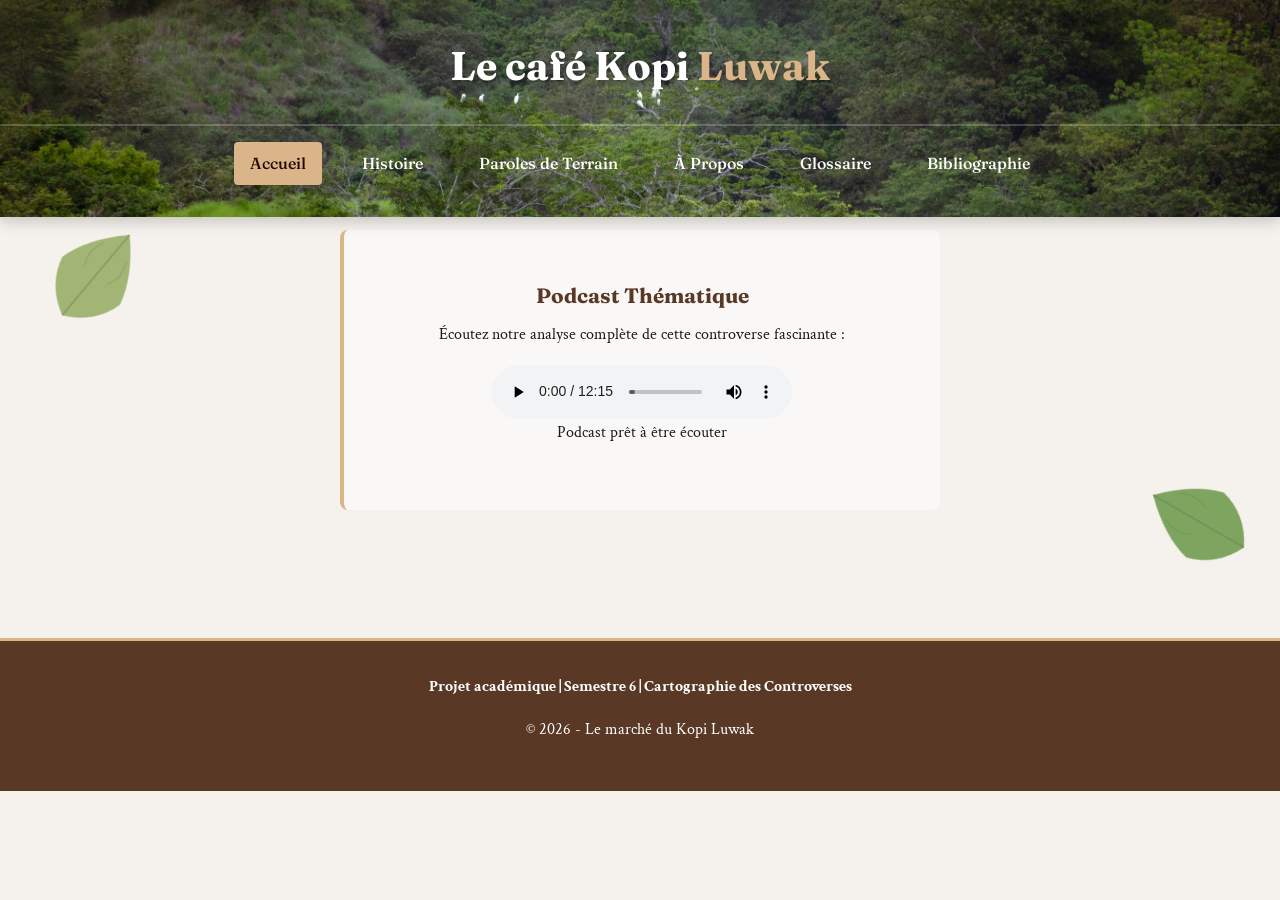
<file: src/podcast.html>
<!DOCTYPE html>
<html lang="fr">

<head>
    <meta charset="UTF-8">
    <meta name="viewport" content="width=device-width, initial-scale=1.0">
    <title>Kopi Luwak - Les Civettes et la Controverse du Café</title>

    <!--Image d'icone du site-->
    <link rel="icon" type="image/png" href="/img/favicon.png">

    <link href="https://fonts.googleapis.com/css2?family=Fraunces:wght@400;600;700&family=Crimson+Text:wght@400;600&display=swap" rel="stylesheet">
    <link rel="stylesheet" href="style.css">
    <link rel="stylesheet" href="index.css">
    <script src="script.js" defer></script>
</head>

<body>
    <header>
        <div class="header-container">
            <div class="logo-section">
                <div class="logo">Le café Kopi<span> Luwak</span></div>
                </div>
            </div>
            <nav>
                <a href="../index.html" class="nav-link active">Accueil</a>
                <a href="histoire.html" class="nav-link">Histoire</a>
                <a href="paroles.html" class="nav-link">Paroles de Terrain</a>
                <a href="apropos.html" class="nav-link">À Propos</a>
                <a href="glossaire.html" class="nav-link">Glossaire</a>
                <a href="bibliographie.html" class="nav-link">Bibliographie</a>
            </nav>
        </div>
    </header>

        <!--Feuilles de décoration-->
    <div class="leaf-decoration leaf-left"></div>
    <div class="leaf-decoration leaf-right"></div>

    <div class="container">

        <!--Podcast-->
        <div class="podcast-container" id="podcast">
            <h3>Podcast Thématique</h3>
            <p>Écoutez notre analyse complète de cette controverse fascinante :</p>
            <audio controls>
                <source src="video/podcast.mp3" type="audio/mpeg">
                Votre navigateur ne supporte pas la lecture audio.
            </audio>
            <p class="podcast-note">Podcast prêt à être écouter</p>
        </div>
    </div>


    <!--Footer-->
    <footer>
        <p><strong>Projet académique | Semestre 6 | Cartographie des Controverses</strong></p>
        <p>© 2026 - Le marché du Kopi Luwak</p>
    </footer>

</body>
</html>
</file>
<file: src/style.css>
/* ========== RESET & VARIABLES ========== */
* {
    margin: 0;
    padding: 0;
    box-sizing: border-box;
}


html, body {
    width: 100%;
    margin: 0;
    padding: 0;
    overflow-x: hidden;
}

:root {
    /* Couleurs */
    --dark-brown: #260801;
    --medium-brown: #593825;
    --taupe: #A6937C;
    --light-brown: #D9B589;
    --dark-burgundy: #592533;
    --cream: #f5f1ed;
    --text-dark: #1a1a1a;
    --accent-green: #6B8E23;
    --accent-gold: #B8860B;
    --light-bg: #faf7f2;
    --sage: #9CAF88;

    /* Spacing (rem) */
    --spacing-xs: 0.5rem;
    --spacing-sm: 1rem;
    --spacing-md: 1.5rem;
    --spacing-lg: 2rem;
    --spacing-xl: 3rem;
    --spacing-xxl: 4rem;

    /* Border Radius */
    --radius-sm: 4px;
    --radius-md: 6px;
    --radius-lg: 8px;
    --radius-xl: 10px;

    /* Font Sizes */
    --font-size-sm: 0.9rem;
    --font-size-base: 1rem;
    --font-size-md: 1.1rem;
    --font-size-lg: 1.3rem;
    --font-size-xl: 1.8rem;
    --font-size-2xl: 2.5rem;
    --font-size-3xl: 3rem;

    /* Line Heights */
    --line-height-tight: 1.5;
    --line-height-normal: 1.7;
    --line-height-relaxed: 1.8;
}

body {
    font-family: 'Crimson Text', 'Charter', serif;
    background-color: var(--cream);
    color: var(--text-dark);
    line-height: var(--line-height-normal);
}

/* ========== TYPOGRAPHY ========== */
h1 {
    font-family: 'Fraunces', serif;
    font-size: var(--font-size-2xl);
    color: var(--dark-burgundy);
    margin-bottom: var(--spacing-md);
    border-bottom: 3px solid var(--light-brown);
    padding-bottom: var(--spacing-sm);
}

h2 {
    font-family: 'Fraunces', serif;
    font-size: var(--font-size-xl);
    color: var(--medium-brown);
    margin-top: var(--spacing-lg);
    margin-bottom: var(--spacing-sm);
}

h3 {
    font-family: 'Fraunces', serif;
    font-size: var(--font-size-lg);
    color: var(--taupe);
    margin-top: var(--spacing-md);
    margin-bottom: var(--spacing-xs);
}

p {
    margin-bottom: var(--spacing-sm);
    text-align: justify;
}

/* ========== HEADER & NAVIGATION ========== */
header {
    background: url('img/indonesie-foret.jpg');
    background-size: cover;
    color: white;
    padding: var(--spacing-lg) 0;
    box-shadow: 0 4px 15px rgba(0,0,0,0.2);
    position: fixed;
    top: 0;
    z-index: 100;
    width: 100%;
    box-sizing: border-box;
    transition: padding 0.3s ease;
}

.header-container {
    max-width: 1200px;
    margin: 0 auto;
    padding: 0 var(--spacing-lg);
}

.logo-section {
    display: flex;
    align-items: center;
    justify-content: space-between;
    margin-bottom: var(--spacing-md);
    gap: var(--spacing-lg);
}


.logo {
    font-family: 'Fraunces', serif;
    font-size: var(--font-size-2xl);
    font-weight: 700;
    text-shadow: 2px 2px 4px rgba(0,0,0,0.3);
    flex: 1;
    text-align: center;
}

.logo span {
    color: var(--light-brown);
}


nav {
    display: flex;
    justify-content: center;
    gap: var(--spacing-md);
    flex-wrap: wrap;
    border-top: 2px solid rgba(255,255,255,0.2);
    padding-top: var(--spacing-sm);
}

nav a {
    color: white;
    text-decoration: none;
    font-family: 'Fraunces', serif;
    font-size: var(--font-size-base);
    font-weight: 500;
    padding: var(--spacing-xs) var(--spacing-sm);
    border-radius: var(--radius-sm);
    transition: all 0.3s ease;
    cursor: pointer;
}

nav a:hover, nav a.active {
    background-color: var(--light-brown);
    color: var(--dark-brown);
}



/* ========== MAIN CONTAINERS ========== */
.container {
    width: 100%;
    margin: 0;
    padding: var(--spacing-xl);
    margin-top: 150px;
    z-index: 1;
}

.container-full {
    width: 100%;
    margin: 0;
    padding: 0;
}

/* ========== PAGE TITLE ============= */
.container > h1:first-of-type {
    margin-top: 2rem !important;
    padding-top: 0 !important;
    margin-bottom: var(--spacing-lg) !important;
}

/* ========== PAGE TITLE SPACING ========== */
.container > h1:first-of-type {
    margin-top: 3rem;
    padding-top: 2rem;
    margin-bottom: var(--spacing-lg);
}

/* ========== INTRO SECTION ========== */
.intro-section {
    display: grid;
    grid-template-columns: 1fr 1fr;
    gap: 3rem;
    padding: var(--spacing-xl);
    align-items: center;
}

.intro-card {
    padding: var(--spacing-lg);
    background: white;
    border-radius: var(--radius-lg);
    box-shadow: 0 4px 15px rgba(0,0,0,0.1);
    border-left: 5px solid var(--accent-green);
}

.intro-card h1 {
    color: var(--dark-burgundy);
    border-bottom: 3px solid var(--light-brown);
    padding-bottom: var(--spacing-sm);
    margin-bottom: var(--spacing-md);
}

.intro-card h2 {
    color: var(--accent-green);
    margin-top: 0;
}

.intro-image {
    width: 100%;
    height: auto;
}

/* ========== SECTIONS & ANIMATIONS ========== */
section {
    display: none;
    animation: fadeIn 0.5s ease;
}

section.active {
    display: block;
}

@keyframes fadeIn {
    from { opacity: 0; transform: translateY(10px); }
    to { opacity: 1; transform: translateY(0); }
}

@keyframes bounce {
    0%, 100% {
        transform: translateY(0);
    }
    50% {
        transform: translateY(-15px);
    }
}

/* ========== HERO SECTION ========== */
.hero {
    background: var(--dark-brown);
    color: white;
    padding: var(--spacing-xxl) var(--spacing-lg);
    border-radius: var(--radius-xl);
    margin-bottom: var(--spacing-xl);
    text-align: center;
}

.hero h1 {
    color: var(--light-brown);
    border: none;
    padding-bottom: 0;
    font-size: var(--font-size-3xl);
    margin-bottom: var(--spacing-sm);
}

.hero p {
    font-size: 1.2rem;
    margin-bottom: var(--spacing-md);
}



/* ========== CARDS ========== */
.card {
    background: white;
    padding: var(--spacing-lg);
    margin: var(--spacing-md) 0;
    border-radius: var(--radius-lg);
    box-shadow: 0 4px 15px rgba(0,0,0,0.1);
    border-left: 5px solid var(--light-brown);
    transition: transform 0.3s ease, box-shadow 0.3s ease;
}

.card:nth-child(odd) {
    border-left-color: var(--accent-green);
}

.card:nth-child(even) {
    border-left-color: var(--taupe);
}

.card:nth-child(3n) {
    border-left-color: var(--accent-gold);
}

.card:hover {
    transform: translateY(-5px);
    box-shadow: 0 8px 25px rgba(0,0,0,0.15);
}


/* ========== QUOTES ========== */
.quote-box {
    background: linear-gradient(135deg, rgba(166, 147, 124, 0.1), rgba(217, 181, 137, 0.1));
    border-left: 5px solid var(--dark-burgundy);
    padding: var(--spacing-lg);
    margin: var(--spacing-lg) 0;
    border-radius: var(--radius-md);
    font-style: italic;
}

.quote-author {
    margin-top: var(--spacing-sm);
    font-weight: bold;
    color: var(--medium-brown);
    font-style: normal;
}

/* ========== GLOSSAIRE ========== */
.glossary-term {
    background: white;
    padding: var(--spacing-md);
    margin: var(--spacing-sm) 0;
    border-radius: var(--radius-md);
    border-left: 4px solid var(--taupe);
}

.glossary-term:nth-child(odd) {
    border-left-color: var(--accent-green);
    background: rgba(107, 142, 35, 0.02);
}

.glossary-term:nth-child(even) {
    border-left-color: var(--accent-gold);
    background: rgba(184, 134, 11, 0.02);
}

.glossary-term dt {
    font-family: 'Fraunces', serif;
    font-size: 1.1rem;
    color: var(--medium-brown);
    font-weight: 600;
}

.glossary-term dd {
    margin-left: 0;
    margin-top: 0.5rem;
    color: var(--text-dark);
}

/* ========== BIBLIOGRAPHIE ========== */
.bibliography-item {
    background: white;
    padding: var(--spacing-md);
    margin: var(--spacing-sm) 0;
    border-radius: var(--radius-md);
    border-left: 4px solid var(--taupe);
    line-height: var(--line-height-relaxed);
}

.bibliography-item:nth-child(odd) {
    border-left-color: var(--accent-green);
    background: rgba(107, 142, 35, 0.02);
}

.bibliography-item:nth-child(even) {
    border-left-color: var(--accent-gold);
    background: rgba(184, 134, 11, 0.02);
}

.bibliography-item a {
    color: var(--medium-brown);
    text-decoration: none;
    transition: color 0.3s ease;
}

.bibliography-item a:hover {
    color: var(--light-brown);
    text-decoration: underline;
}

/* ========== ABOUT / TEAM ========== */
.team-member {
    background: white;
    padding: var(--spacing-md);
    margin: var(--spacing-md) 0;
    border-radius: var(--radius-lg);
    border-top: 4px solid var(--light-brown);
    box-shadow: 0 2px 8px rgba(0,0,0,0.1);
}

.team-member h3 {
    margin-top: 0;
}

/* ========== DECORATIVE ELEMENTS ========== */
.leaf-decoration {
    position: fixed;
    opacity: 0.75;
    pointer-events: none;
    z-index: -1;
}

.leaf-left {
    left: 0;
    top: 200px;
    width: 150px;
    height: 200px;
    background-image: url('data:image/svg+xml,<svg xmlns="http://www.w3.org/2000/svg" viewBox="0 0 200 200"><path d="M100 20 Q140 60 150 100 Q140 140 100 160 Q60 140 50 100 Q60 60 100 20" fill="%236B8E23" opacity="0.8"/><line x1="100" y1="20" x2="100" y2="160" stroke="%234A5D2C" stroke-width="2" opacity="0.6"/><path d="M80 50 Q70 70 80 90" fill="none" stroke="%234A5D2C" stroke-width="1.5" opacity="0.4"/><path d="M120 50 Q130 70 120 90" fill="none" stroke="%234A5D2C" stroke-width="1.5" opacity="0.4"/></svg>');
    background-size: contain;
    background-repeat: no-repeat;
    transform: rotate(40deg);
}

.leaf-right {
    right: 0;
    bottom: 300px;
    width: 150px;
    height: 150px;
    background-image: url('data:image/svg+xml,<svg xmlns="http://www.w3.org/2000/svg" viewBox="0 0 200 200"><path d="M100 20 Q140 60 150 100 Q140 140 100 160 Q60 140 50 100 Q60 60 100 20" fill="%23558B2F" opacity="1.0"/><line x1="100" y1="20" x2="100" y2="160" stroke="%233D5A1F" stroke-width="2" opacity="0.6"/><path d="M80 50 Q70 70 80 90" fill="none" stroke="%233D5A1F" stroke-width="1.5" opacity="0.4"/><path d="M120 50 Q130 70 120 90" fill="none" stroke="%233D5A1F" stroke-width="1.5" opacity="0.4"/></svg>');
    background-size: contain;
    background-repeat: no-repeat;
    transform: rotate(-60deg);
}

/* ========== MAP SECTION ========== */
.map-container {
    background: white;
    padding: var(--spacing-lg);
    border-radius: var(--radius-lg);
    margin: var(--spacing-lg) 0;
    box-shadow: 0 4px 15px rgba(0,0,0,0.1);
}



/* ========== FOOTER ========== */
footer {
    background: var(--medium-brown);
    color: white;
    text-align: center;
    padding: var(--spacing-lg);
    margin-top: var(--spacing-xl);
    border-top: 3px solid var(--light-brown);
    display: flex;
    flex-direction: column;
    align-items: center;
    justify-content: center;
    z-index: 1;
}

footer p {
    max-width: 600px;
    margin-left: auto;
    margin-right: auto;
}

footer a {
    color: var(--light-brown);
    text-decoration: none;
}

footer a:hover {
    text-decoration: underline;
}

/* ========== RESPONSIVE ========== */
@media (max-width: 768px) {
    header {
        position: fixed;
    }
    
    .intro-section {
        grid-template-columns: 1fr;
        gap: 1.5rem;
        padding: var(--spacing-lg);
    }

    .logo-section {
        flex-wrap: wrap;
        gap: 1rem;
    }

    .logo {
        font-size: 1.8rem;
        flex-basis: 100%;
        order: 2;
    }

    .logo-left, .logo-right {
        flex-basis: auto;
        order: 1;
    }

    .logo-left img, .logo-right img {
        height: 60px;
    }

    h1 {
        font-size: 2rem;
    }

    h2 {
        font-size: 1.5rem;
    }

    nav {
        gap: 0.5rem;
        flex-direction: column;
        padding: 0 var(--spacing-sm);
    }

    nav a {
        padding: 0.4rem 0.8rem;
        font-size: 0.9rem;
        margin: 0 var(--spacing-xs);
    }

    .hero h1 {
        font-size: 2rem;
    }

    .container {
        padding: 0 1rem;
        margin-top: 450px;
    }
}
</file>
<file: src/apropos.css>
.about-page {
    position: relative;
    display: grid;
    gap: 2rem;
}

.about-page section {
    display: block;
}

.about-page::before {
    content: "";
    position: absolute;
    inset: 2rem 0 auto;
    height: 280px;
    background:
        radial-gradient(circle at top left, rgba(107, 142, 35, 0.14), transparent 45%),
        radial-gradient(circle at top right, rgba(184, 134, 11, 0.16), transparent 42%);
    pointer-events: none;
    z-index: -1;
}

.about-hero {
    display: grid;
    grid-template-columns: minmax(0, 2fr) minmax(280px, 1fr);
    gap: 1.5rem;
    align-items: stretch;
}

.about-hero-main,
.about-hero-note {
    border-radius: 22px;
    box-shadow: 0 18px 40px rgba(38, 8, 1, 0.08);
}

.about-hero-main {
    padding: 2.5rem;
    background:
        linear-gradient(135deg, rgba(245, 241, 237, 0.96), rgba(255, 255, 255, 0.98)),
        white;
    border: 1px solid rgba(89, 56, 37, 0.08);
}

.about-hero-main h1 {
    margin-bottom: 1rem;
    max-width: 12ch;
    border-bottom: none;
    padding-bottom: 0;
    font-size: clamp(2.4rem, 5vw, 4.2rem);
    line-height: 1.05;
}

.about-kicker {
    display: inline-block;
    margin-bottom: 1rem;
    padding: 0.45rem 0.85rem;
    border-radius: 999px;
    background: rgba(89, 37, 51, 0.08);
    color: var(--dark-burgundy);
    font-family: 'Fraunces', serif;
    font-size: 0.9rem;
    letter-spacing: 0.04em;
    text-transform: uppercase;
}

.about-intro {
    max-width: 58ch;
    font-size: 1.18rem;
    text-align: left;
}

.about-hero-actions {
    display: flex;
    flex-wrap: wrap;
    gap: 0.85rem;
    margin-top: 1.5rem;
}

.about-cta {
    display: inline-flex;
    align-items: center;
    justify-content: center;
    padding: 0.8rem 1.2rem;
    border-radius: 999px;
    background: var(--dark-burgundy);
    color: white;
    text-decoration: none;
    font-family: 'Fraunces', serif;
    transition: transform 0.25s ease, box-shadow 0.25s ease, background 0.25s ease;
}

.about-cta:hover {
    transform: translateY(-2px);
    box-shadow: 0 12px 24px rgba(89, 37, 51, 0.18);
}

.about-cta-secondary {
    background: white;
    color: var(--medium-brown);
    border: 1px solid rgba(89, 56, 37, 0.16);
}

.about-hero-note {
    position: relative;
    padding: 1.8rem;
    background: linear-gradient(160deg, var(--medium-brown), var(--dark-brown));
    color: white;
    overflow: hidden;
}

.about-hero-note::after {
    content: "";
    position: absolute;
    width: 180px;
    height: 180px;
    right: -50px;
    bottom: -60px;
    border-radius: 50%;
    background: rgba(255, 255, 255, 0.08);
}

.about-hero-note p {
    position: relative;
    margin-bottom: 0;
    text-align: left;
    z-index: 1;
}

.note-label,
.section-tag {
    display: inline-block;
    margin-bottom: 0.9rem;
    font-family: 'Fraunces', serif;
    font-size: 0.92rem;
    letter-spacing: 0.08em;
    text-transform: uppercase;
}

.note-label {
    color: var(--light-brown);
}

.section-tag {
    color: var(--dark-burgundy);
}

.about-stats {
    display: grid;
    grid-template-columns: repeat(3, minmax(0, 1fr));
    gap: 1rem;
}

.about-stat {
    padding: 1.4rem;
    border-radius: 18px;
    background: rgba(255, 255, 255, 0.78);
    border: 1px solid rgba(166, 147, 124, 0.18);
    box-shadow: 0 10px 24px rgba(38, 8, 1, 0.06);
    backdrop-filter: blur(3px);
}

.about-stat strong {
    display: block;
    margin-bottom: 0.35rem;
    color: var(--dark-burgundy);
    font-family: 'Fraunces', serif;
    font-size: 2.3rem;
}

.about-stat span {
    color: var(--medium-brown);
}

.section-heading {
    margin-bottom: 1rem;
}

.section-heading h2 {
    margin-top: 0;
}

.about-story {
    border-left-width: 6px;
}

.about-grid {
    display: grid;
    grid-template-columns: repeat(3, minmax(0, 1fr));
    gap: 1rem;
}

.about-roles .about-grid,
.about-navigation-cards {
    grid-template-columns: repeat(2, minmax(0, 1fr));
}

.about-panel,
.role-card,
.about-link-card {
    position: relative;
    padding: 1.5rem;
    border-radius: 18px;
    background: white;
    box-shadow: 0 12px 28px rgba(38, 8, 1, 0.08);
    overflow: hidden;
}

.about-panel::before,
.role-card::before,
.about-link-card::before {
    content: "";
    position: absolute;
    inset: 0 auto auto 0;
    width: 100%;
    height: 5px;
    background: linear-gradient(90deg, var(--accent-green), var(--accent-gold), var(--dark-burgundy));
}

.panel-number {
    display: inline-flex;
    width: 2.5rem;
    height: 2.5rem;
    align-items: center;
    justify-content: center;
    margin-bottom: 0.8rem;
    border-radius: 50%;
    background: rgba(107, 142, 35, 0.12);
    color: var(--accent-green);
    font-family: 'Fraunces', serif;
    font-weight: 700;
}

.about-panel p,
.role-card p,
.about-link-card p,
.timeline-content p {
    margin-bottom: 0;
    text-align: left;
}

.about-process {
    padding: 2rem;
    border-radius: 24px;
    background: linear-gradient(180deg, rgba(89, 56, 37, 0.05), rgba(255, 255, 255, 0.9));
    border: 1px solid rgba(89, 56, 37, 0.08);
}

.about-timeline {
    position: relative;
    display: grid;
    gap: 1rem;
    margin-top: 1rem;
}

.about-timeline::before {
    content: "";
    position: absolute;
    left: 16px;
    top: 0.4rem;
    bottom: 0.4rem;
    width: 2px;
    background: linear-gradient(var(--accent-green), var(--accent-gold), var(--dark-burgundy));
}

.timeline-step {
    position: relative;
    display: grid;
    grid-template-columns: 18px 1fr; 
    gap: 1.5rem;
    align-items: start;
}

.timeline-dot {
    position: relative;
    left: 0; 
    width: 18px;
    height: 18px;
    top: 30px;
    margin-top: 0.2rem;
    border: 4px solid var(--cream);
    border-radius: 50%;
    background: var(--dark-burgundy);
    box-shadow: 0 0 0 2px rgba(89, 37, 51, 0.2);
    z-index: 2;
}

.timeline-content {
    padding: 1.15rem 1.25rem;
    border-radius: 16px;
    background: white;
    box-shadow: 0 12px 24px rgba(38, 8, 1, 0.06);
}

.timeline-content h3 {
    margin-top: 0;
}

.role-card h3,
.about-link-card span {
    display: block;
    margin-bottom: 0.55rem;
    font-family: 'Fraunces', serif;
    font-size: 1.2rem;
    color: var(--medium-brown);
}

.about-link-card {
    display: block;
    text-decoration: none;
    color: inherit;
    transition: transform 0.25s ease, box-shadow 0.25s ease;
}

.about-link-card:hover {
    transform: translateY(-4px);
    box-shadow: 0 18px 32px rgba(38, 8, 1, 0.12);
}

.about-timeline::before {
    content: "";
    position: absolute;
    left: 9px; 
    top: 0.5rem;
    bottom: 0.5rem;
    width: 2px;
    background: linear-gradient(var(--accent-green), var(--accent-gold), var(--dark-burgundy));
    z-index: 0;
}

.closing-card {
    border-left-width: 6px;
}

/* SECTION ÉQUIPE HORIZONTALE */
.team-grid {
    display: flex;
    flex-wrap: wrap; /* Permet de passer à la ligne sur petit écran */
    justify-content: center; /* Centre les membres horizontalement */
    gap: 2rem;
    margin-top: 2rem;
    padding: 2rem;
    background: white;
    border-radius: 22px;
    box-shadow: 0 12px 28px rgba(38, 8, 1, 0.08);
}

.team-member {
    display: flex;
    flex-direction: column;
    align-items: center; /* Centre la photo et le texte */
    margin: 0;
    width: 140px; /* Taille de chaque bloc membre */
}

.team-member img {
    width: 100px; /* Taille des photos */
    height: 100px;
    border-radius: 50%; /* Rend les photos rondes (optionnel) */
    object-fit: cover;
    margin-bottom: 1rem;
    border: 3px solid var(--light-brown);
}

.team-member figcaption {
    font-family: 'Fraunces', serif;
    font-weight: 600;
    color: var(--dark-brown);
    text-align: center;
    font-size: 1.1rem;
}


@media (max-width: 768px) {
    .about-page {
        gap: 1.4rem;
    }

    .about-hero-main,
    .about-hero-note,
    .about-process {
        padding: 1.4rem;
    }

    .about-intro {
        font-size: 1.05rem;
    }

    .about-cta {
        width: 100%;
    }

    .timeline-step {
        grid-template-columns: 26px 1fr;
        gap: 0.75rem;
    }

    .about-timeline::before {
        left: 12px;
    }

        .team-grid {
        gap: 1rem;
    }
    .team-member {
        width: 100px;
    }
    .team-member img {
        width: 70px;
        height: 70px;
    }
}
</file>
<file: src/bibliographie.css>
/* ========== BIBLIOGRAPHIE SOIGNÉE ========== */

/* Container de la source */
.bibliography-item {
    background: white;
    padding: var(--spacing-md) var(--spacing-lg);
    margin-bottom: var(--spacing-md);
    border-radius: var(--radius-lg);
    border-left: 6px solid var(--taupe);
    box-shadow: 0 2px 8px rgba(0,0,0,0.05);
    transition: all 0.3s ease;
    position: relative;
    overflow: hidden;
}

/* Effet au survol */
.bibliography-item:hover {
    transform: translateX(5px);
    box-shadow: 0 4px 15px rgba(0,0,0,0.1);
    border-left-color: var(--dark-burgundy);
}

/* Titre de la source (Strong) */
.bibliography-item strong {
    font-family: 'Fraunces', serif;
    font-size: 1.1rem;
    color: var(--dark-brown);
    display: block;
    margin-bottom: 4px;
}

/* Stylisation du lien */
.bibliography-item a {
    color: var(--accent-green);
    text-decoration: none;
    font-weight: 600;
    font-size: 0.95rem;
    display: inline-block;
    margin-bottom: 8px;
    border-bottom: 1px dashed transparent;
    transition: all 0.2s ease;
}

.bibliography-item a:hover {
    color: var(--dark-burgundy);
    border-bottom-color: var(--dark-burgundy);
}

/* Description (Italique) */
.bibliography-item em {
    display: block;
    font-size: 0.85rem;
    color: var(--taupe);
    font-style: normal;
    font-weight: bold;
    text-transform: uppercase;
    letter-spacing: 0.5px;
    margin-top: 5px;
}

/* Texte descriptif final */
.bibliography-item {
    line-height: 1.4;
    color: var(--text-dark);
}

/* Badge de catégorie (Si vous utilisez le HTML suggéré plus haut) */
.source-tag {
    float: right;
    font-size: 0.7rem;
    padding: 2px 8px;
    border-radius: 20px;
    background: var(--light-bg);
    color: var(--medium-brown);
    border: 1px solid var(--taupe);
    text-transform: uppercase;
}

/* Couleurs alternées pour le rythme visuel */
.bibliography-item:nth-child(even) {
    border-left-color: var(--accent-gold);
}

.bibliography-item:nth-child(3n) {
    border-left-color: var(--accent-green);
}

/* Espacement entre les titres H2 et la liste */
h2 {
    margin-top: var(--spacing-xxl);
    padding-bottom: var(--spacing-xs);
    border-bottom: 2px solid var(--light-bg);
}
</file>
<file: src/histoire.css>
/* ===== Frise chronologique ===== */
.timeline-section {
    margin: var(--spacing-lg) 0;
    padding: var(--spacing-lg);
    background: white;
    border-radius: var(--radius-lg);
    box-shadow: 0 4px 15px rgba(0,0,0,0.1);
}

.timeline-section h2 {
    text-align: center;
    color: var(--accent-green);
    margin-top: 0;
}

.timeline-section p {
    text-align: center;
    color: var(--taupe);
    margin-bottom: var(--spacing-lg);
}

.timeline-section iframe {
    border-radius: var(--radius-lg);
    border: 1px solid var(--taupe);
}

/* Titres de cartes avec soulignement stylisé */
.card {
    background-color: white !important;
    background-image: url("data:image/svg+xml,%3Csvg xmlns='http://www.w3.org/2000/svg' width='300' height='300'%3E%3Cfilter id='noise'%3E%3CfeTurbulence type='fractalNoise' baseFrequency='0.75' numOctaves='4' stitchTiles='stitch'/%3E%3CfeColorMatrix type='saturate' values='0'/%3E%3C/filter%3E%3Crect width='300' height='300' filter='url(%23noise)' opacity='0.04'/%3E%3C/svg%3E") !important;
    background-repeat: repeat !important;
    position: relative;
    overflow: hidden;
}

.card::before {
    content: '';
    position: absolute;
    width: 150px;
    height: 150px;
    border-radius: 50%;
    background: radial-gradient(circle, rgba(89,56,37,0.05) 0%, transparent 70%);
    bottom: -40px;
    right: -40px;
    pointer-events: none;
    z-index: 0;
}

.card > * {
    position: relative;
    z-index: 1;
}



.card h3 {
    display: inline-block;
    position: relative;
    padding-bottom: 8px;
    margin-bottom: 1rem;
}

.card h3::after {
    content: '';
    position: absolute;
    width: 50px;
    height: 3px;
    bottom: 0;
    left: 0;
    background: var(--accent-gold);
}

/* Animation de survol plus sobre */
.card:hover {
    transform: translateY(-8px);
    border-left-width: 12px;
    box-shadow: 0 10px 30px rgba(0,0,0,0.12);
}

/* Section de dualité */
.split-content {
    display: flex;
    gap: 0;
    margin: 4rem 0;
    position: relative;
}

.perspective-block {
    flex: 1;
    padding: 3rem;
    position: relative;
    transition: all 0.4s ease;
}

.perspective-block.marketing {
    background: var(--light-brown);
    color: var(--dark-brown);
    clip-path: polygon(0 0, 100% 0, 85% 100%, 0% 100%); /* Coupe oblique */
}

.perspective-block.reality {
    background: var(--dark-burgundy);
    color: white;
    margin-left: -10%; /* Superposition */
    clip-path: polygon(15% 0, 100% 0, 100% 100%, 0% 100%);
    padding-left: 6rem;
}

.label {
    display: block;
    text-transform: uppercase;
    font-size: 0.8rem;
    letter-spacing: 2px;
    margin-bottom: 1rem;
    opacity: 0.8;
}

/* Grille d'enjeux minimaliste */
.enjeux-grid {
    display: grid;
    grid-template-columns: repeat(auto-fit, minmax(200px, 1fr));
    gap: 20px;
    margin-top: 3rem;
}

.enjeu-item {
    padding: 1.5rem;
    border: 1px solid var(--taupe);
    background: transparent;
    position: relative;
}

.enjeu-item h3 {
    font-size: 1rem;
    color: var(--dark-burgundy);
    border-bottom: 1px solid var(--light-brown);
}

/* Texture de fond sur toute la page histoire */
.container {
    background-image: radial-gradient(var(--taupe) 0.5px, transparent 0.5px);
    background-size: 30px 30px; /* Petit motif de points discret type papier millimétré */
}




/* Mise en page en grille dynamique pour les Enjeux */
@media (min-width: 768px) {
    .enjeux-grid {
        display: grid;
        grid-template-columns: 1fr 1fr;
        gap: 2.5rem;
        align-items: start;
    }

    /* Décalage vertical pour créer un rythme visuel */
    .enjeux-grid .card:nth-child(even) {
        margin-top: 3rem;
    }
}
</file>
<file: src/paroles.css>
/* ========== PAROLES DE TERRAIN — styles spécifiques ========== */
/* Complète style.css sans le remplacer                          */

/* ── ONGLETS ── */
.paroles-tabs {
    display: flex;
    gap: 8px;
    margin-bottom: var(--spacing-xl);
    flex-wrap: wrap;
}

.paroles-tab {
    font-family: 'Fraunces', serif;
    font-size: 0.9rem;
    font-weight: 600;
    padding: 7px 20px;
    border-radius: 100px;
    border: 1.5px solid var(--taupe);
    background: transparent;
    color: var(--medium-brown);
    cursor: pointer;
    transition: all 0.2s ease;
}

.paroles-tab:hover {
    background: rgba(166, 147, 124, 0.12);
    border-color: var(--medium-brown);
}

.paroles-tab.active {
    background: var(--dark-brown);
    color: var(--light-brown);
    border-color: var(--dark-brown);
}

/* ── SECTIONS (affichage/masquage) ── */
.paroles-section {
    display: none;
    animation: fadeIn 0.4s ease;
}

.paroles-section.visible {
    display: block;
}

/* ── TITRE DE SECTION ── */
.paroles-section-title {
    font-family: 'Fraunces', serif;
    font-size: var(--font-size-lg);
    font-weight: 700;
    color: var(--dark-burgundy);
    margin-bottom: var(--spacing-md);
    display: flex;
    align-items: center;
    gap: 12px;
}

.paroles-section-title::after {
    content: '';
    flex: 1;
    height: 1.5px;
    background: linear-gradient(to right, var(--light-brown), transparent);
    border-radius: 2px;
}

/* ── BOX D'INTRO ── */
.paroles-intro-box {
    background: rgba(166, 147, 124, 0.08);
    border: 1px solid rgba(166, 147, 124, 0.25);
    border-left: 4px solid var(--taupe);
    border-radius: var(--radius-lg);
    padding: var(--spacing-md) var(--spacing-lg);
    font-size: 0.95rem;
    line-height: var(--line-height-relaxed);
    color: var(--medium-brown);
    margin-bottom: var(--spacing-lg);
    text-align: left;
}

/* ── CITATIONS ENRICHIES ── */
.paroles-quote-card {
    background: white;
    border: 1px solid rgba(166, 147, 124, 0.2);
    border-radius: var(--radius-lg);
    padding: var(--spacing-lg);
    margin-bottom: var(--spacing-md);
    transition: transform 0.2s ease, box-shadow 0.2s ease, border-color 0.2s ease;
}

.paroles-quote-card:hover {
    transform: translateY(-3px);
    box-shadow: 0 8px 24px rgba(38, 8, 1, 0.08);
    border-color: var(--taupe);
}

.paroles-quote-mark {
    font-family: 'Fraunces', serif;
    font-size: 4rem;
    line-height: 0.4;
    color: var(--light-brown);
    float: left;
    margin-right: 12px;
    margin-top: 0.7rem;
    font-style: italic;
    opacity: 0.6;
}

.paroles-quote-text {
    font-family: 'Crimson Text', serif;
    font-size: 1.15rem;
    font-style: italic;
    line-height: var(--line-height-relaxed);
    color: var(--text-dark);
    margin-bottom: var(--spacing-sm);
    overflow: hidden;
    text-align: left;
}

.paroles-quote-meta {
    display: flex;
    align-items: center;
    gap: 10px;
    padding-top: var(--spacing-sm);
    border-top: 1px solid rgba(166, 147, 124, 0.2);
}

/* Avatars */
.paroles-avatar {
    width: 40px;
    height: 40px;
    border-radius: 50%;
    display: flex;
    align-items: center;
    justify-content: center;
    font-family: 'Fraunces', serif;
    font-size: 12px;
    font-weight: 700;
    flex-shrink: 0;
}

.av-farmer   { background: #FAD9A8; color: #7A4F1E; }
.av-activist { background: #C3E6D0; color: #1A6B3A; }
.av-expert   { background: #C5D9F1; color: #1A3F6B; }
.av-consumer { background: #F1C5D9; color: #6B1A3F; }

.paroles-meta-name {
    font-family: 'Fraunces', serif;
    font-size: 0.9rem;
    font-weight: 700;
    color: var(--text-dark);
}

.paroles-meta-role {
    font-size: 0.8rem;
    color: var(--taupe);
}

/* Tags thématiques */
.paroles-tag {
    margin-left: auto;
    font-family: 'Fraunces', serif;
    font-size: 0.7rem;
    font-weight: 600;
    padding: 3px 12px;
    border-radius: 100px;
    white-space: nowrap;
    flex-shrink: 0;
}

.tag-welfare  { background: #C3E6D0; color: #1A6B3A; }
.tag-economic { background: #FAD9A8; color: #7A4F1E; }
.tag-science  { background: #C5D9F1; color: #1A3F6B; }
.tag-market   { background: #F1C5D9; color: #6B1A3F; }

/* ── ENTRETIENS ACCORDÉON ── */
.paroles-interview {
    border: 1px solid rgba(166, 147, 124, 0.3);
    border-radius: var(--radius-lg);
    overflow: hidden;
    margin-bottom: var(--spacing-md);
    transition: box-shadow 0.2s ease;
}

.paroles-interview:hover {
    box-shadow: 0 4px 16px rgba(38, 8, 1, 0.07);
}

.paroles-int-header {
    background: var(--dark-brown);
    padding: var(--spacing-sm) var(--spacing-lg);
    display: flex;
    align-items: center;
    gap: 12px;
    cursor: pointer;
    user-select: none;
    transition: background 0.2s ease;
}

.paroles-int-header:hover {
    background: var(--medium-brown);
}

.paroles-int-header .paroles-avatar {
    width: 46px;
    height: 46px;
    font-size: 14px;
}

.paroles-int-name {
    font-family: 'Fraunces', serif;
    font-weight: 700;
    font-size: 1rem;
    color: var(--light-brown);
}

.paroles-int-role {
    font-size: 0.8rem;
    color: var(--taupe);
    margin-top: 2px;
}

.paroles-int-toggle {
    margin-left: auto;
    width: 30px;
    height: 30px;
    border-radius: 50%;
    border: 1.5px solid rgba(217, 181, 137, 0.35);
    display: flex;
    align-items: center;
    justify-content: center;
    color: var(--light-brown);
    font-size: 1.3rem;
    line-height: 1;
    transition: transform 0.3s ease, background 0.2s ease;
    flex-shrink: 0;
}

.paroles-interview.open .paroles-int-toggle {
    transform: rotate(45deg);
    background: rgba(217, 181, 137, 0.15);
}

.paroles-int-body {
    display: none;
    padding: var(--spacing-lg);
    background: white;
    border-top: 1px solid rgba(166, 147, 124, 0.2);
}

.paroles-interview.open .paroles-int-body {
    display: block;
    animation: fadeIn 0.3s ease;
}

/* Q&A */
.paroles-qa {
    margin-bottom: var(--spacing-md);
}

.paroles-qa:last-child {
    margin-bottom: 0;
}

.paroles-question {
    font-family: 'Fraunces', serif;
    font-size: 0.95rem;
    font-weight: 700;
    color: var(--medium-brown);
    margin-bottom: var(--spacing-xs);
    display: flex;
    gap: 8px;
    align-items: flex-start;
}

.paroles-q-label {
    background: var(--light-brown);
    color: var(--dark-brown);
    font-size: 0.7rem;
    font-weight: 700;
    padding: 2px 8px;
    border-radius: var(--radius-sm);
    flex-shrink: 0;
    margin-top: 2px;
}

.paroles-answer {
    font-family: 'Crimson Text', serif;
    font-size: 1rem;
    line-height: var(--line-height-relaxed);
    color: var(--text-dark);
    padding-left: var(--spacing-md);
    border-left: 2.5px solid rgba(166, 147, 124, 0.3);
    text-align: left;
}

/* ── CHIFFRES CLÉS ── */
.paroles-stats-grid {
    display: grid;
    grid-template-columns: repeat(auto-fit, minmax(170px, 1fr));
    gap: 12px;
    margin-bottom: var(--spacing-lg);
}

.paroles-stat-card {
    background: white;
    border: 1px solid rgba(166, 147, 124, 0.2);
    border-radius: var(--radius-lg);
    padding: var(--spacing-lg) var(--spacing-sm);
    text-align: center;
    box-shadow: 0 2px 8px rgba(38, 8, 1, 0.05);
    transition: transform 0.2s ease;
}

.paroles-stat-card:hover {
    transform: translateY(-3px);
}

.paroles-stat-val {
    font-family: 'Fraunces', serif;
    font-size: 2.2rem;
    font-weight: 700;
    color: var(--dark-burgundy);
    line-height: 1;
    margin-bottom: 6px;
}

.paroles-stat-label {
    font-size: 0.8rem;
    color: var(--taupe);
    line-height: 1.4;
}

.paroles-terrain-badge {
    display: inline-block;
    background: var(--dark-brown);
    color: var(--light-brown);
    font-family: 'Fraunces', serif;
    font-size: 0.75rem;
    font-weight: 600;
    padding: 4px 14px;
    border-radius: 100px;
    margin-bottom: var(--spacing-sm);
}

.paroles-note-text {
    font-size: 0.9rem;
    color: var(--taupe);
    line-height: var(--line-height-relaxed);
    text-align: left;
}

/* ── RESPONSIVE ── */
@media (max-width: 768px) {
    .paroles-hero {
        padding: 2.5rem 1.25rem 2rem;
    }

    .paroles-hero::before {
        font-size: 8rem;
        right: 1rem;
    }

    .paroles-tabs {
        gap: 6px;
    }

    .paroles-tab {
        font-size: 0.8rem;
        padding: 6px 14px;
    }

    .paroles-quote-meta {
        flex-wrap: wrap;
    }

    .paroles-tag {
        margin-left: 0;
    }

    .paroles-int-header {
        padding: var(--spacing-sm);
    }
}
</file>
<file: src/index.css>
/* ========== INDEX PAGE SPECIFIC STYLES ========== */

/* Intro card inner box */
.intro-card-inner {
    background: rgba(166, 147, 124, 0.1);
    padding: 1.5rem;
    border-radius: 8px;
    margin-top: 1.5rem;
}

.intro-card-inner h3 {
    margin-top: 0;
    color: var(--medium-brown);
}

.intro-card-inner ul {
    margin-left: 2rem;
    margin-top: 1rem;
}

.intro-card-inner strong {
    color: var(--medium-brown);
}

/* Intro image caption */
.intro-image p {
    font-style: italic;
}

.intro-image img {
    width: 100%;
    height: auto;
    border-radius: 8px;
    box-shadow: 0 4px 15px rgba(0,0,0,0.2);
}

/* ========== PROBLEM STATEMENT ========== */
.problematic {
    background-color: #f5f1ed;
    background-image: 
        linear-gradient(135deg, rgba(89, 40, 51, 0.1), rgba(217, 181, 137, 0.1)),
        repeating-linear-gradient(45deg, transparent, transparent 35px, rgba(89, 56, 40, 0.03) 35px, rgba(89, 56, 40, 0.03) 70px),
        repeating-linear-gradient(-45deg, transparent, transparent 35px, rgba(217, 181, 137, 0.02) 35px, rgba(217, 181, 137, 0.02) 70px);
    padding: var(--spacing-lg);
    border-radius: var(--radius-lg);
    border: 2px dashed var(--dark-burgundy);
    margin: var(--spacing-lg) 0;
    position: relative;
}

.problematic::before {
    content: '';
    position: absolute;
    left: -60px;
    top: 20%;
    width: 100px;
    height: 100px;
    background-image: url('data:image/svg+xml,<svg xmlns="http://www.w3.org/2000/svg" viewBox="0 0 100 100"><ellipse cx="50" cy="50" rx="25" ry="35" fill="%23593825" opacity="0.4"/><ellipse cx="50" cy="35" rx="22" ry="28" fill="%23A6937C" opacity="0.3"/><path d="M 35 50 Q 50 45 65 50" stroke="%23260801" stroke-width="1.5" fill="none" opacity="0.3"/></svg>');
    background-size: contain;
    background-repeat: no-repeat;
    pointer-events: none;
    opacity: 0.6;
}

.problematic::after {
    content: '';
    position: absolute;
    right: -60px;
    bottom: 15%;
    width: 100px;
    height: 100px;
    background-image: url('data:image/svg+xml,<svg xmlns="http://www.w3.org/2000/svg" viewBox="0 0 100 100"><ellipse cx="50" cy="50" rx="25" ry="35" fill="%23A6937C" opacity="0.4"/><ellipse cx="50" cy="35" rx="22" ry="28" fill="%23593825" opacity="0.3"/><path d="M 35 50 Q 50 45 65 50" stroke="%23260801" stroke-width="1.5" fill="none" opacity="0.3"/></svg>');
    background-size: contain;
    background-repeat: no-repeat;
    pointer-events: none;
    opacity: 0.6;
}

.problematic > * {
    position: relative;
    z-index: 1;
}

/* Arrow down simple */
.arrow-down {
    display: flex;
    justify-content: center;
    align-items: center;
    margin: 3rem 0;
}

.arrow-down-link {
    font-size: 3rem;
    color: var(--dark-burgundy);
    text-decoration: none;
    animation: bounce 2s infinite;
    transition: color 0.3s ease;
    display: inline-block;
}   

.arrow-down-link:hover {
    color: var(--light-brown);
}

/* Explore section */
.explore-section {
    margin-top: 3rem;
    padding: 2rem;
    background: rgba(107, 142, 35, 0.05);
    border-radius: 8px;
}

.explore-section a {
    text-decoration: none;
    color: var(--medium-brown);
}

.explore-section a:hover, nav a.active {
    background-color: var(--light-brown);
    color: var(--dark-brown);
}

.explore-section h3 {
    margin-top: 0;
    color: var(--accent-green);
}

.explore-section ul {
    margin-left: 2rem;
    margin-top: 1rem;
}

/* ========== PODCAST CONTAINER ========== */
.podcast-container {
    display: flex;
    flex-direction: column;
    align-items: center;
    justify-content: center;
    text-align: center;
    padding: var(--spacing-xl);
    background-color: rgba(255,255,255,0.5);
    border-radius: var(--radius-lg);
    border-left: 4px solid var(--light-brown);
    margin: var(--spacing-lg) 0;
    margin-left: auto;
    margin-right: auto;
    max-width: 600px;
}

.podcast-container h3 {
    color: var(--medium-brown);
    margin-top: 0;
}

/* Podcast button */
.podcast-btn {
    display: inline-block;
    margin-top: 1.5rem;
    padding: 0.8rem 2rem;
    background-color: var(--accent-green);
    color: white;
    text-decoration: none;
    border-radius: var(--radius-lg);
    font-weight: 600;
    transition: all 0.3s ease;
    border: 2px solid var(--accent-green);
}

.podcast-btn:hover {
    background-color: transparent;
    color: var(--accent-green);
}

.podcast-btn:active {
    transform: scale(0.98);
}


/* Price comparison section */
.price-comparison-section {
    background: white;
    padding: var(--spacing-lg);
    border-radius: var(--radius-lg);
    box-shadow: 0 4px 15px rgba(0,0,0,0.1);
    margin: var(--spacing-xl) 0;
}

.price-comparison-section h2 {
    color: var(--dark-burgundy);
    margin-top: 0;
    text-align: center;
}

.price-comparison-section p {
    text-align: center;
    color: var(--taupe);
    margin-bottom: var(--spacing-lg);
}

#priceChart {
    max-width: 100%;
    height: auto;
}

/* Responsive adjustments for index page */
@media (max-width: 768px) {
    .intro-card-inner {
        padding: 1rem;
        margin-top: 1rem;
    }

    .explore-section {
        padding: 1.5rem;
        margin-top: 2rem;
    }

    .arrow-down-link {
        font-size: 2.5rem;
    }
}
</file>
